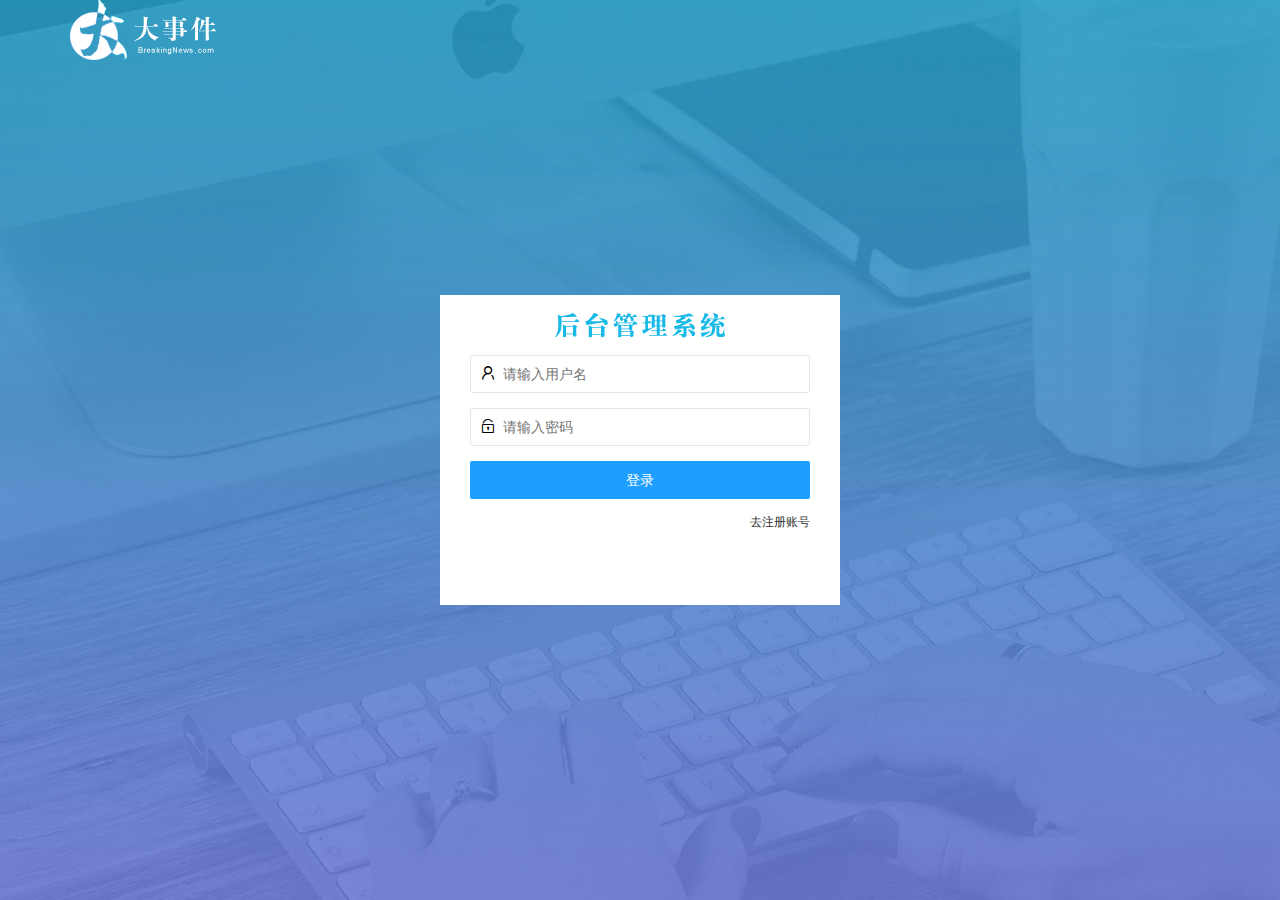
<file: login.html>
<!DOCTYPE html>
<html lang="en">

<head>
    <meta charset="UTF-8">
    <meta name="viewport" content="width=device-width, initial-scale=1.0">
    <title>登录页面</title>
    <link rel="stylesheet" href="/assets/lib/layui/css/layui.css">
    <link rel="stylesheet" href="/assets/css/login.css">
</head>

<body>
    <div class="layui-main">
        <img src="/assets/images/logo.png" alt="">
        <!-- 登录注册模块 -->
    </div>
    <div class="loginAndRegBox">
        <div class="title-box">
            <div class="title-img"></div>
            <!-- 登录的div -->
            <div class="log-box">
                <form class="layui-form" id="form_login">
                    <!-- 用户名 -->
                    <div class="layui-form-item">
                        <i class="layui-icon layui-icon-username"></i>
                        <input type="text" name="username" required lay-verify="required" placeholder="请输入用户名" autocomplete="off" class="layui-input" />
                    </div>
                    <!-- 密码 -->
                    <div class="layui-form-item">
                        <i class="layui-icon layui-icon-password"></i>
                        <input type="password" name="password" required lay-verify="required" placeholder="请输入密码" autocomplete="off" class="layui-input" />
                    </div>
                    <!-- 登录按钮 -->
                    <div class="layui-form-item">
                        <!-- 注意：表单提交按钮和普通按钮的区别，就是 lay-submit 属性 -->
                        <button class="layui-btn layui-btn-fluid layui-btn-normal" lay-submit lay-filter=" formDemo ">登录</button>
                    </div>
                    <div class="layui-form-item links">
                        <a href="javascript:;" id="link_reg">去注册账号</a>
                    </div>
                </form>
            </div>
            <!-- 注册的div -->
            <div class="reg-box">
                <form class="layui-form" action="" id="form_reg">
                    <div class="layui-form-item">
                        <i class="layui-icon layui-icon-username"></i>
                        <input type="text" name="username" required lay-verify="required" placeholder="请输入用户名" autocomplete="off" class="layui-input" />
                    </div>

                    <div class="layui-form-item">
                        <i class="layui-icon layui-icon-password"></i>
                        <input type="password" name="password" required lay-verify="required|pwd" placeholder="请输入密码" autocomplete="off" class="layui-input" />
                    </div>
                    <div class="layui-form-item">
                        <i class="layui-icon layui-icon-password"></i>
                        <input type="password" name="repassword" required lay-verify="required|pwd|repwd" placeholder="请再次输入密码" autocomplete="off" class="layui-input" />
                    </div>

                    <div class="layui-form-item">
                        <!-- 注意：表单提交按钮和普通按钮的区别，就是 lay-submit 属性 -->
                        <button class="layui-btn layui-btn-fluid layui-btn-normal" lay-submit lay-filter="formDemo">注册</button>
                    </div>
                    <div class="layui-form-item links">
                        <a href="javascript:;" id="link_login">去登录账号</a>
                    </div>
                </form>

            </div>
        </div>
    </div>
    <script src="/assets/lib/layui/layui.all.js"></script>
    <script src="/assets/lib/jquery.js"></script>
    <script src="/assets/js/ajaxPrefilter.js"></script>
    <script src="/assets/js/login.js"></script>
</body>

</html>
</file>
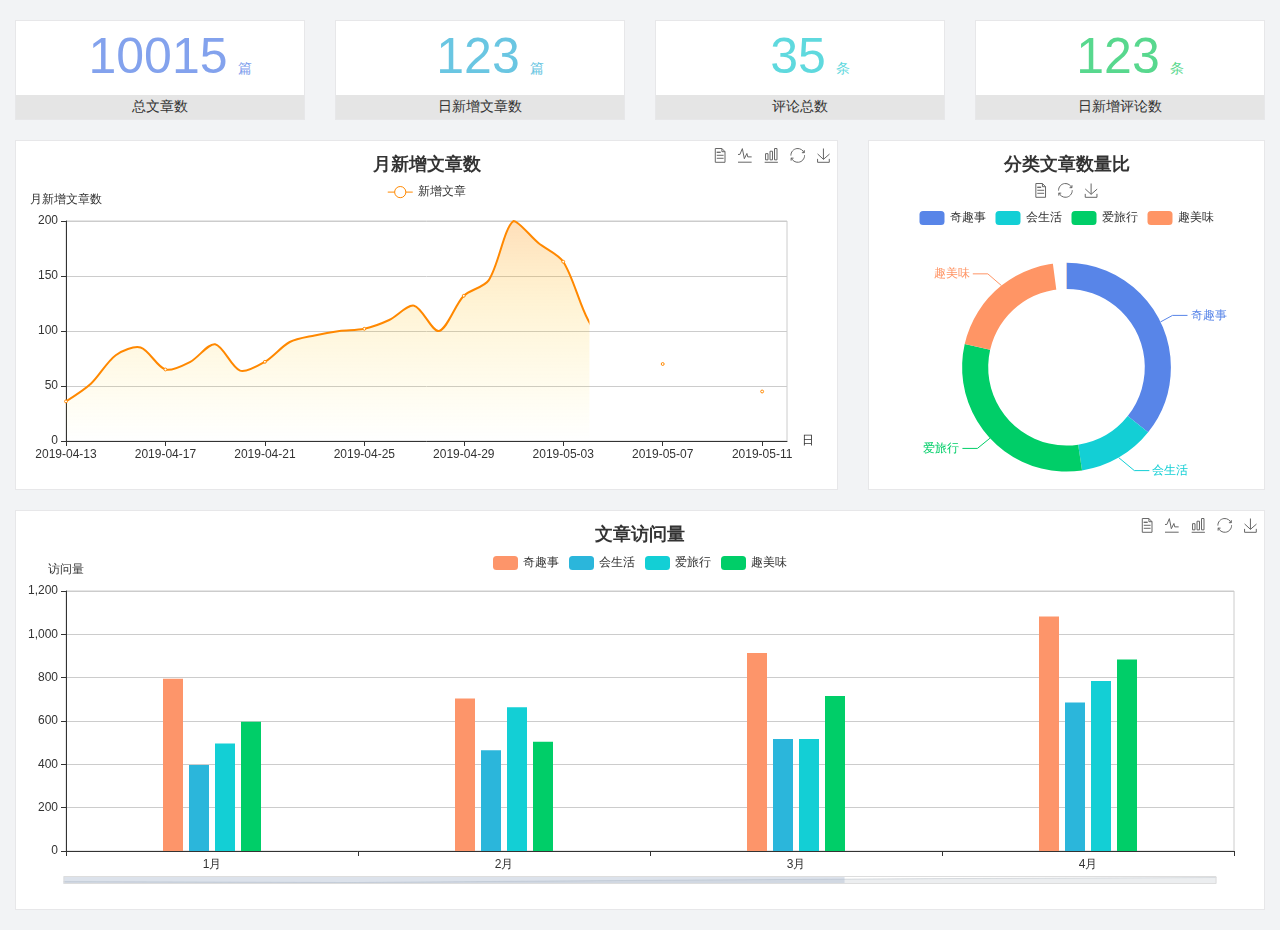
<file: home/dashboard.html>
<!DOCTYPE html>
<html lang="en">

<head>
  <meta charset="UTF-8">
  <meta name="viewport" content="width=device-width, initial-scale=1.0">
  <meta http-equiv="X-UA-Compatible" content="ie=edge">
  <title>图表统计</title>
  <link rel="stylesheet" href="../../assets/lib/bootstrap.css" />
  <link rel="stylesheet" href="../../assets/lib/main.css" />
  <script src="../../assets/lib/jquery.js"></script>
  <script type="text/javascript" src="../../assets/lib/echarts.min.js"></script>
</head>

<body>
  <div class="container-fluid">
    <div class="row spannel_list">
      <div class="col-sm-3 col-xs-6">
        <div class="spannel">
          <em>10015</em><span>篇</span>
          <b>总文章数</b>
        </div>
      </div>
      <div class="col-sm-3 col-xs-6">
        <div class="spannel scolor01">
          <em>123</em><span>篇</span>
          <b>日新增文章数</b>
        </div>
      </div>
      <div class="col-sm-3 col-xs-6">
        <div class="spannel scolor02">
          <em>35</em><span>条</span>
          <b>评论总数</b>
        </div>
      </div>
      <div class="col-sm-3 col-xs-6">
        <div class="spannel scolor03">
          <em>123</em><span>条</span>
          <b>日新增评论数</b>
        </div>
      </div>
    </div>
  </div>

  <div class="container-fluid">
    <div class="row curve-pie">
      <div class="col-lg-8 col-md-8">
        <div class="gragh_pannel" id="curve_show"></div>
      </div>
      <div class="col-lg-4 col-md-4">
        <div class="gragh_pannel" id="pie_show"></div>
      </div>
    </div>
  </div>

  <div class="container-fluid">
    <div class="column_pannel" id="column_show"></div>
  </div>

  <script>
    var oChart = echarts.init(document.getElementById('curve_show'));
    var aList_all = [
      { 'count': 36, 'date': '2019-04-13' },
      { 'count': 52, 'date': '2019-04-14' },
      { 'count': 78, 'date': '2019-04-15' },
      { 'count': 85, 'date': '2019-04-16' },
      { 'count': 65, 'date': '2019-04-17' },
      { 'count': 72, 'date': '2019-04-18' },
      { 'count': 88, 'date': '2019-04-19' },
      { 'count': 64, 'date': '2019-04-20' },
      { 'count': 72, 'date': '2019-04-21' },
      { 'count': 90, 'date': '2019-04-22' },
      { 'count': 96, 'date': '2019-04-23' },
      { 'count': 100, 'date': '2019-04-24' },
      { 'count': 102, 'date': '2019-04-25' },
      { 'count': 110, 'date': '2019-04-26' },
      { 'count': 123, 'date': '2019-04-27' },
      { 'count': 100, 'date': '2019-04-28' },
      { 'count': 132, 'date': '2019-04-29' },
      { 'count': 146, 'date': '2019-04-30' },
      { 'count': 200, 'date': '2019-05-01' },
      { 'count': 180, 'date': '2019-05-02' },
      { 'count': 163, 'date': '2019-05-03' },
      { 'count': 110, 'date': '2019-05-04' },
      { 'count': 80, 'date': '2019-05-05' },
      { 'count': 82, 'date': '2019-05-06' },
      { 'count': 70, 'date': '2019-05-07' },
      { 'count': 65, 'date': '2019-05-08' },
      { 'count': 54, 'date': '2019-05-09' },
      { 'count': 40, 'date': '2019-05-10' },
      { 'count': 45, 'date': '2019-05-11' },
      { 'count': 38, 'date': '2019-05-12' },
    ];

    let aCount = [];
    let aDate = [];

    for (var i = 0; i < aList_all.length; i++) {
      aCount.push(aList_all[i].count);
      aDate.push(aList_all[i].date);
    }

    var chartopt = {
      title: {
        text: '月新增文章数',
        left: 'center',
        top: '10'
      },
      tooltip: {
        trigger: 'axis'
      },
      legend: {
        data: ['新增文章'],
        top: '40'
      },
      toolbox: {
        show: true,
        feature: {
          mark: { show: true },
          dataView: { show: true, readOnly: false },
          magicType: { show: true, type: ['line', 'bar'] },
          restore: { show: true },
          saveAsImage: { show: true }
        }
      },
      calculable: true,
      xAxis: [
        {
          name: '日',
          type: 'category',
          boundaryGap: false,
          data: aDate
        }
      ],
      yAxis: [
        {
          name: '月新增文章数',
          type: 'value'
        }
      ],
      series: [
        {
          name: '新增文章',
          type: 'line',
          smooth: true,
          itemStyle: { normal: { areaStyle: { type: 'default' }, color: '#f80' }, lineStyle: { color: '#f80' } },
          data: aCount
        }],
      areaStyle: {
        normal: {
          color: new echarts.graphic.LinearGradient(0, 0, 0, 1, [{
            offset: 0,
            color: 'rgba(255,136,0,0.39)'
          }, {
            offset: .34,
            color: 'rgba(255,180,0,0.25)'
          }, {
            offset: 1,
            color: 'rgba(255,222,0,0.00)'
          }])

        }
      },
      grid: {
        show: true,
        x: 50,
        x2: 50,
        y: 80,
        height: 220
      }
    };

    oChart.setOption(chartopt);


    var oPie = echarts.init(document.getElementById('pie_show'));
    var oPieopt =
    {
      title: {
        top: 10,
        text: '分类文章数量比',
        x: 'center'
      },
      tooltip: {
        trigger: 'item',
        formatter: "{a} <br/>{b} : {c} ({d}%)"
      },
      color: ['#5885e8', '#13cfd5', '#00ce68', '#ff9565'],
      legend: {
        x: 'center',
        top: 65,
        data: ['奇趣事', '会生活', '爱旅行', '趣美味']
      },
      toolbox: {
        show: true,
        x: 'center',
        top: 35,
        feature: {
          mark: { show: true },
          dataView: { show: true, readOnly: false },
          magicType: {
            show: true,
            type: ['pie', 'funnel'],
            option: {
              funnel: {
                x: '25%',
                width: '50%',
                funnelAlign: 'left',
                max: 1548
              }
            }
          },
          restore: { show: true },
          saveAsImage: { show: true }
        }
      },
      calculable: true,
      series: [
        {
          name: '访问来源',
          type: 'pie',
          radius: ['45%', '60%'],
          center: ['50%', '65%'],
          data: [
            { value: 300, name: '奇趣事' },
            { value: 100, name: '会生活' },
            { value: 260, name: '爱旅行' },
            { value: 180, name: '趣美味' }
          ]
        }
      ]
    };
    oPie.setOption(oPieopt);



    var oColumn = this.echarts.init(document.getElementById('column_show'));
    var oColumnopt =
    {
      title: {
        text: '文章访问量',
        left: 'center',
        top: '10'
      },
      tooltip: {
        trigger: 'axis'
      },
      legend: {
        data: ['奇趣事', '会生活', '爱旅行', '趣美味'],
        top: '40'
      },
      toolbox: {
        show: true,
        feature: {
          mark: { show: true },
          dataView: { show: true, readOnly: false },
          magicType: { show: true, type: ['line', 'bar'] },
          restore: { show: true },
          saveAsImage: { show: true }
        }
      },
      calculable: true,
      xAxis: [
        {
          type: 'category',
          data: ['1月', '2月', '3月', '4月', '5月']
        }
      ],
      yAxis: [
        {
          name: '访问量',
          type: 'value'
        }
      ],
      series: [
        {
          name: '奇趣事',
          type: 'bar',
          barWidth: 20,
          itemStyle: {
            normal: { areaStyle: { type: 'default' }, color: '#fd956a' }
          },
          data: [800, 708, 920, 1090, 1200]
        },
        {
          name: '会生活',
          type: 'bar',
          barWidth: 20,
          itemStyle: {
            normal: { areaStyle: { type: 'default' }, color: '#2bb6db' }
          },
          data: [400, 468, 520, 690, 800]
        },
        {
          name: '爱旅行',
          type: 'bar',
          barWidth: 20,
          itemStyle: {
            normal: { areaStyle: { type: 'default' }, color: '#13cfd5' }
          },
          data: [500, 668, 520, 790, 900]
        },
        {
          name: '趣美味',
          type: 'bar',
          barWidth: 20,
          itemStyle: {
            normal: { areaStyle: { type: 'default' }, color: '#00ce68' }
          },
          data: [600, 508, 720, 890, 1000]
        }
      ],
      grid: {
        show: true,
        x: 50,
        x2: 30,
        y: 80,
        height: 260
      },
      dataZoom: [//给x轴设置滚动条
        {
          start: 0,//默认为0
          end: 100 - 1000 / 31,//默认为100
          type: 'slider',
          show: true,
          xAxisIndex: [0],
          handleSize: 0,//滑动条的 左右2个滑动条的大小
          height: 8,//组件高度
          left: 45, //左边的距离
          right: 50,//右边的距离
          bottom: 26,//右边的距离
          handleColor: '#ddd',//h滑动图标的颜色
          handleStyle: {
            borderColor: "#cacaca",
            borderWidth: "1",
            shadowBlur: 2,
            background: "#ddd",
            shadowColor: "#ddd",
          }
        }]
    };
    oColumn.setOption(oColumnopt);
  </script>
</body>

</html>
</file>
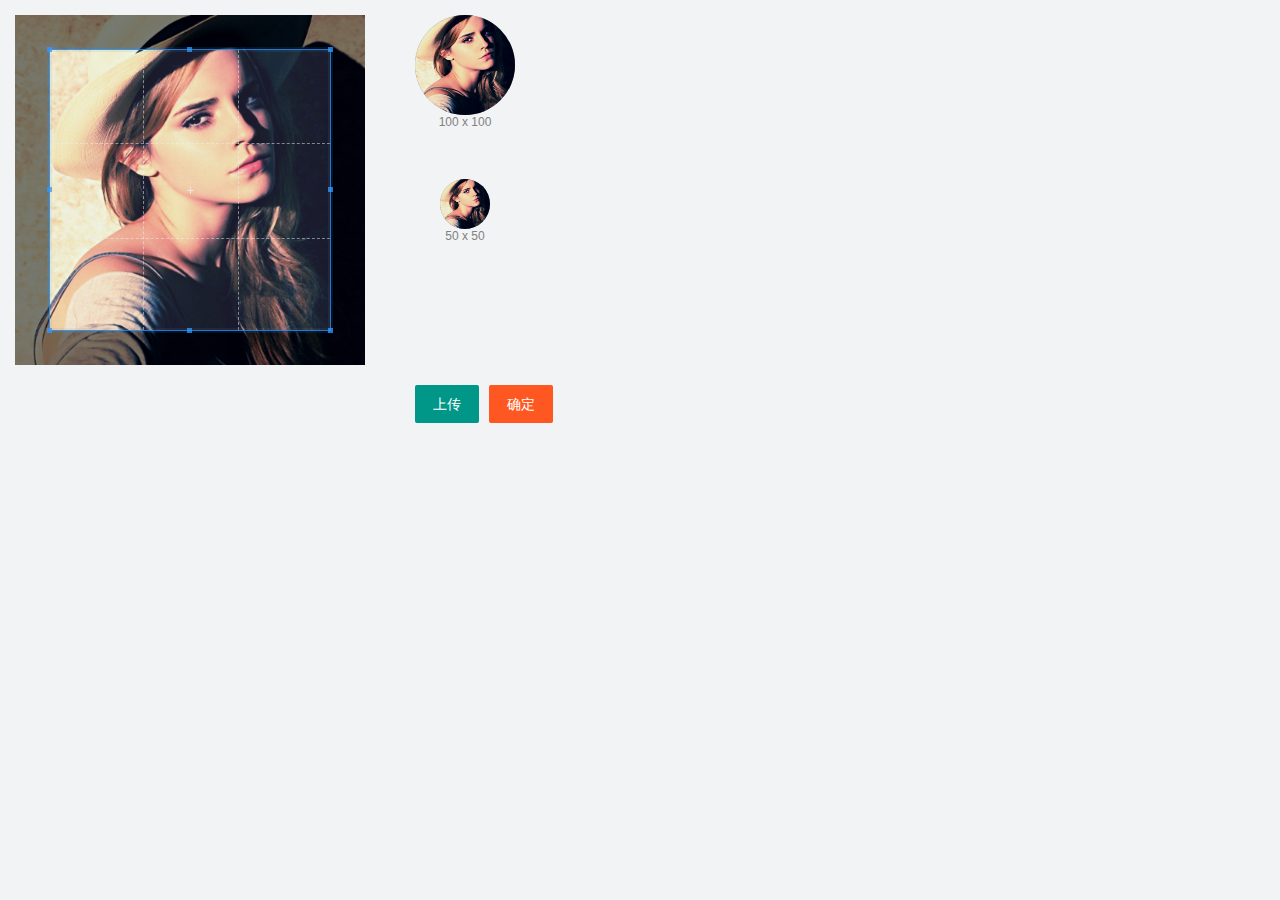
<file: user/user_avatar.html>
<!DOCTYPE html>
<html lang="en">

<head>
    <meta charset="UTF-8" />
    <meta name="viewport" content="width=device-width, initial-scale=1.0" />
    <title>Document</title>
    <link rel="stylesheet" href="/assets/lib/layui/css/layui.css" />
    <link rel="stylesheet" href="/assets/lib/cropper/cropper.css">
    <link rel="stylesheet" href="/assets/css/user_avatar.css" />

</head>

<body>
    <!-- 卡片区域 -->
    <div class="row1">
        <!-- 图片裁剪区域 -->
        <div class="cropper-box">
            <!-- 这个 img 标签很重要，将来会把它初始化为裁剪区域 -->
            <img id="image" src="/assets/images/sample.jpg" />
        </div>
        <!-- 图片的预览区域 -->
        <div class="preview-box">
            <div>
                <!-- 宽高为 100px 的预览区域 -->
                <div class="img-preview w100"></div>
                <p class="size">100 x 100</p>
            </div>
            <div>
                <!-- 宽高为 50px 的预览区域 -->
                <div class="img-preview w50"></div>
                <p class="size">50 x 50</p>
            </div>
        </div>
    </div>

    <!-- 第二行的按钮区域 -->
    <div class="row2">
        <!-- 通过 accept 属性，可以指定，允许用户选择什么类型的文件 -->
        <input type="file" id="file" accept="image/png,image/jpeg" />
        <button type="button" class="layui-btn" id="btnChooseImage">上传</button>
        <button type="button" class="layui-btn layui-btn-danger" id="btnUpload">确定</button>
    </div>
    </div>
    </div>
</body>
<script src="/assets/lib/layui/layui.all.js"></script>
<script src="/assets/lib/jquery.js"></script>
<script src="/assets/lib/cropper/Cropper.js"></script>
<script src="/assets/lib/cropper/jquery-cropper.js"></script>
<script src="/assets/js/ajaxPrefilter.js"></script>
<script src="/assets/js/user_avatar.js"></script>

</html>
</file>
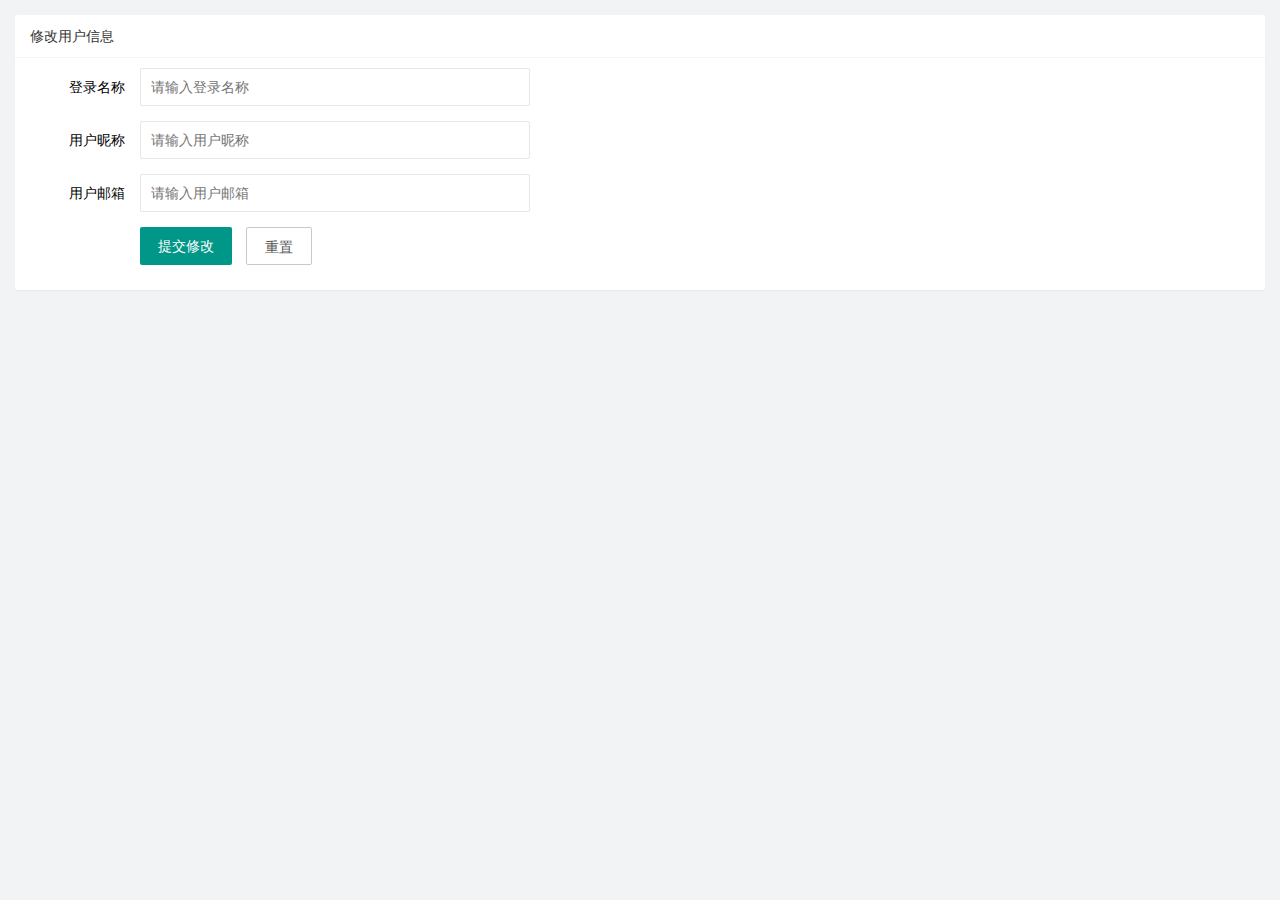
<file: user/user_info.html>
<!DOCTYPE html>
<html lang="en">

<head>
    <meta charset="UTF-8">
    <meta name="viewport" content="width=device-width, initial-scale=1.0">
    <title>Document</title>
    <link rel="stylesheet" href="/assets/lib/layui/css/layui.css">
    <link rel="stylesheet" href="/assets/css/user_info.css">
</head>

<body>
    <div class="layui-card">
        <div class="layui-card-header">修改用户信息</div>
        <div class="layui-card-body">
            <form class="layui-form" lay-filter="formUserInfo">
                <input type="hidden" name="id" value="" />
                <div class="layui-form-item">
                    <label class="layui-form-label">登录名称</label>
                    <div class="layui-input-block">
                        <input type="text" name="username" required lay-verify="required" placeholder="请输入登录名称" autocomplete="off" class="layui-input" readonly />
                    </div>
                </div>
                <div class="layui-form-item">
                    <label class="layui-form-label">用户昵称</label>
                    <div class="layui-input-block">
                        <input type="text" name="nickname" required lay-verify="required|nickname" placeholder="请输入用户昵称" autocomplete="off" class="layui-input" />
                    </div>
                </div>
                <div class="layui-form-item">
                    <label class="layui-form-label">用户邮箱</label>
                    <div class="layui-input-block">
                        <input type="text" name="email" required lay-verify="required|email" placeholder="请输入用户邮箱" autocomplete="off" class="layui-input" />
                    </div>
                </div>
                <div class="layui-form-item">
                    <div class="layui-input-block">
                        <button class="layui-btn" lay-submit lay-filter="formDemo">提交修改</button>
                        <button type="reset" class="layui-btn layui-btn-primary">重置</button>
                    </div>
                </div>
            </form>
        </div>
    </div>
    <script src="/assets/lib/layui/layui.all.js"></script>
    <script src="/assets/lib/jquery.js"></script>
    <script src="/assets/js/ajaxPrefilter.js"></script>
    <script src="/assets/js/user_info.js"></script>
</body>

</html>
</file>
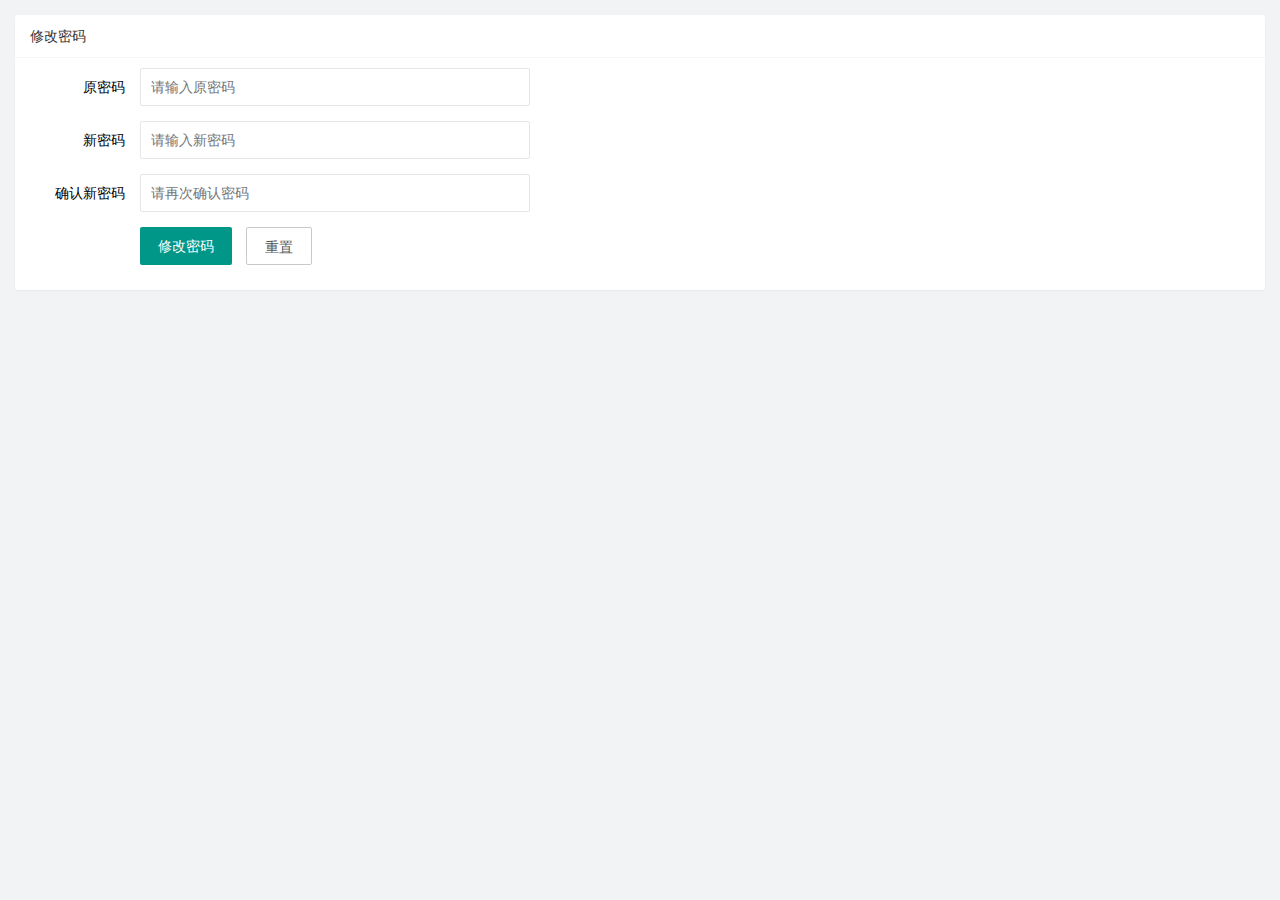
<file: user/user_pwd.html>
<!DOCTYPE html>
<html lang="en">

<head>
    <meta charset="UTF-8" />
    <meta name="viewport" content="width=device-width, initial-scale=1.0" />
    <title>Document</title>
    <link rel="stylesheet" href="/assets/lib/layui/css/layui.css" />
    <link rel="stylesheet" href="/assets/css/user_pwd.css" />
</head>

<body>
    <!-- 卡片区域 -->
    <div class="layui-card">
        <div class="layui-card-header">修改密码</div>
        <div class="layui-card-body">
            <form class="layui-form">
                <div class="layui-form-item">
                    <label class="layui-form-label">原密码</label>
                    <div class="layui-input-block">
                        <input type="password" name="oldPwd" required lay-verify="required|pwd" placeholder="请输入原密码" autocomplete="off" class="layui-input" />
                    </div>
                </div>
                <div class="layui-form-item">
                    <label class="layui-form-label">新密码</label>
                    <div class="layui-input-block">
                        <input type="password" name="newPwd" required lay-verify="required|pwd|samePwd" placeholder="请输入新密码" autocomplete="off" class="layui-input" />
                    </div>
                </div>
                <div class="layui-form-item">
                    <label class="layui-form-label">确认新密码</label>
                    <div class="layui-input-block">
                        <input type="password" name="rePwd" required lay-verify="required|pwd|samePwd" placeholder="请再次确认密码" autocomplete="off" class="layui-input" />
                    </div>
                </div>
                <div class="layui-form-item">
                    <div class="layui-input-block">
                        <button class="layui-btn" lay-submit lay-filter="formDemo">修改密码</button>
                        <button type="reset" class="layui-btn layui-btn-primary">重置</button>
                    </div>
                </div>
            </form>
        </div>
    </div>
    <!-- 导入 layui 的 js -->
    <script src="/assets/lib/layui/layui.all.js"></script>
    <!-- 导入 jQuery -->
    <script src="/assets/lib/jquery.js"></script>
    <!-- 导入 baseAPI -->
    <script src="/assets/js/ajaxPrefilter.js"></script>
    <!-- 导入自己的 js -->
    <script src="/assets/js/user_pwd.js"></script>
</body>

</html>
</file>
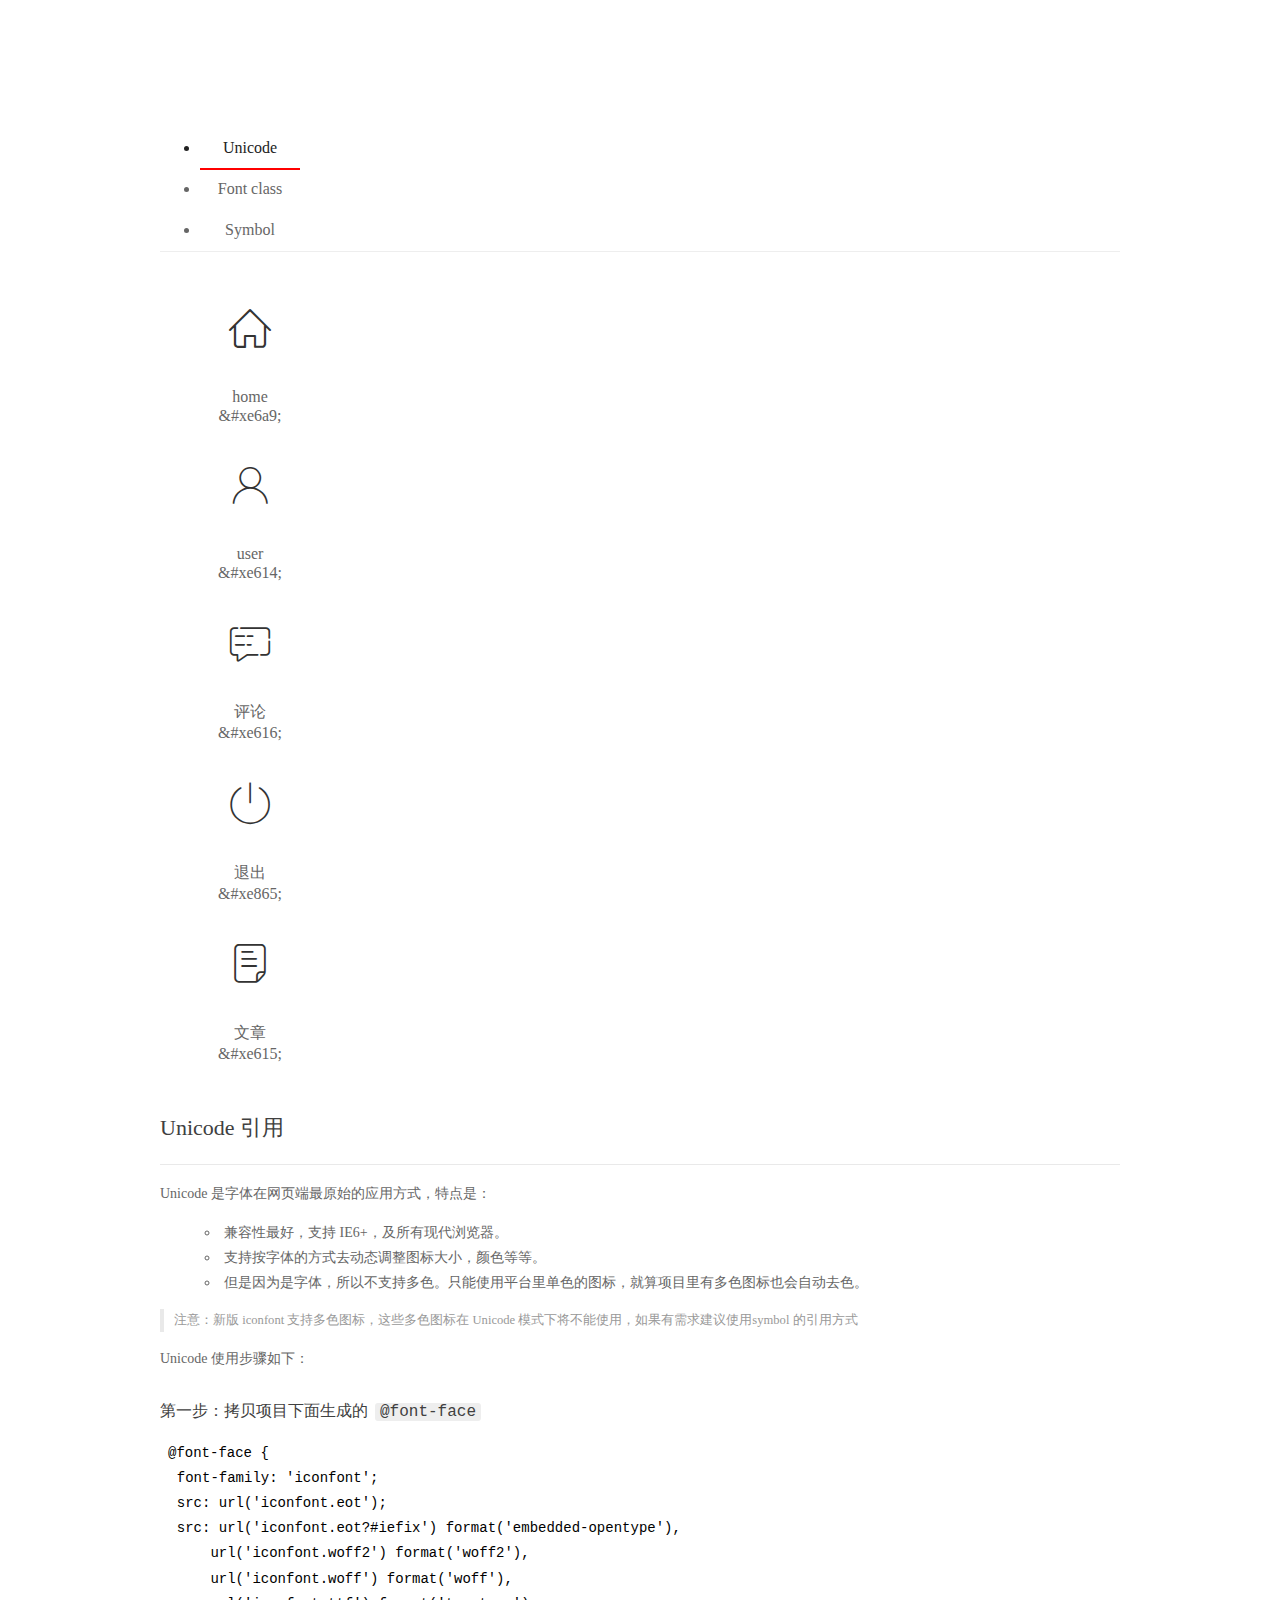
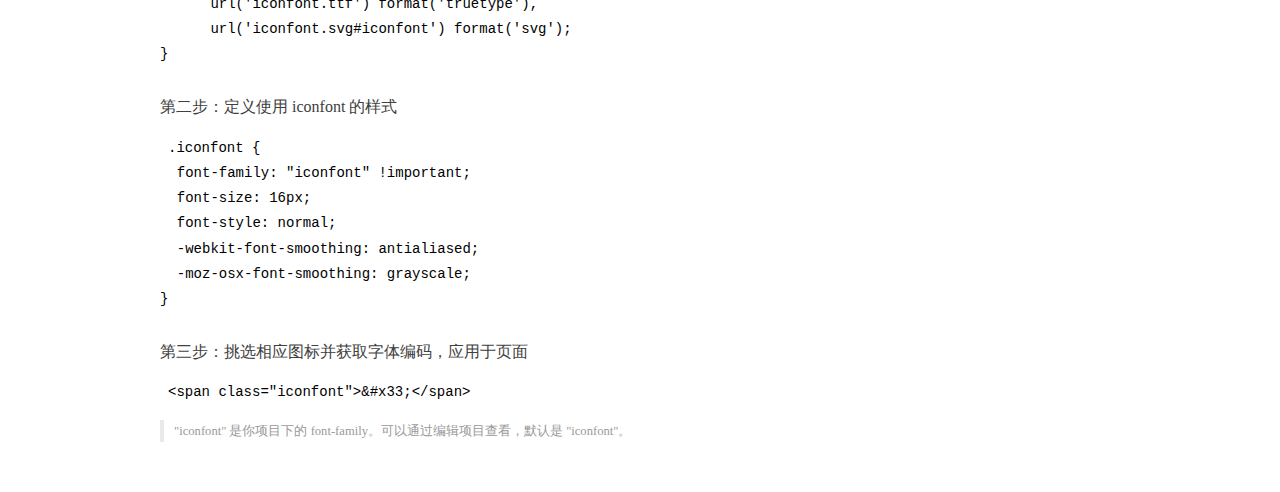
<file: assets/fonts/demo_index.html>
<!DOCTYPE html>
<html>
<head>
  <meta charset="utf-8"/>
  <title>IconFont Demo</title>
  <link rel="shortcut icon" href="https://gtms04.alicdn.com/tps/i4/TB1_oz6GVXXXXaFXpXXJDFnIXXX-64-64.ico" type="image/x-icon"/>
  <link rel="stylesheet" href="https://g.alicdn.com/thx/cube/1.3.2/cube.min.css">
  <link rel="stylesheet" href="demo.css">
  <link rel="stylesheet" href="iconfont.css">
  <script src="iconfont.js"></script>
  <!-- jQuery -->
  <script src="https://a1.alicdn.com/oss/uploads/2018/12/26/7bfddb60-08e8-11e9-9b04-53e73bb6408b.js"></script>
  <!-- 代码高亮 -->
  <script src="https://a1.alicdn.com/oss/uploads/2018/12/26/a3f714d0-08e6-11e9-8a15-ebf944d7534c.js"></script>
</head>
<body>
  <div class="main">
    <h1 class="logo"><a href="https://www.iconfont.cn/" title="iconfont 首页" target="_blank">&#xe86b;</a></h1>
    <div class="nav-tabs">
      <ul id="tabs" class="dib-box">
        <li class="dib active"><span>Unicode</span></li>
        <li class="dib"><span>Font class</span></li>
        <li class="dib"><span>Symbol</span></li>
      </ul>
      
    </div>
    <div class="tab-container">
      <div class="content unicode" style="display: block;">
          <ul class="icon_lists dib-box">
          
            <li class="dib">
              <span class="icon iconfont">&#xe6a9;</span>
                <div class="name">home</div>
                <div class="code-name">&amp;#xe6a9;</div>
              </li>
          
            <li class="dib">
              <span class="icon iconfont">&#xe614;</span>
                <div class="name">user</div>
                <div class="code-name">&amp;#xe614;</div>
              </li>
          
            <li class="dib">
              <span class="icon iconfont">&#xe616;</span>
                <div class="name">评论</div>
                <div class="code-name">&amp;#xe616;</div>
              </li>
          
            <li class="dib">
              <span class="icon iconfont">&#xe865;</span>
                <div class="name">退出</div>
                <div class="code-name">&amp;#xe865;</div>
              </li>
          
            <li class="dib">
              <span class="icon iconfont">&#xe615;</span>
                <div class="name">文章</div>
                <div class="code-name">&amp;#xe615;</div>
              </li>
          
          </ul>
          <div class="article markdown">
          <h2 id="unicode-">Unicode 引用</h2>
          <hr>

          <p>Unicode 是字体在网页端最原始的应用方式，特点是：</p>
          <ul>
            <li>兼容性最好，支持 IE6+，及所有现代浏览器。</li>
            <li>支持按字体的方式去动态调整图标大小，颜色等等。</li>
            <li>但是因为是字体，所以不支持多色。只能使用平台里单色的图标，就算项目里有多色图标也会自动去色。</li>
          </ul>
          <blockquote>
            <p>注意：新版 iconfont 支持多色图标，这些多色图标在 Unicode 模式下将不能使用，如果有需求建议使用symbol 的引用方式</p>
          </blockquote>
          <p>Unicode 使用步骤如下：</p>
          <h3 id="-font-face">第一步：拷贝项目下面生成的 <code>@font-face</code></h3>
<pre><code class="language-css"
>@font-face {
  font-family: 'iconfont';
  src: url('iconfont.eot');
  src: url('iconfont.eot?#iefix') format('embedded-opentype'),
      url('iconfont.woff2') format('woff2'),
      url('iconfont.woff') format('woff'),
      url('iconfont.ttf') format('truetype'),
      url('iconfont.svg#iconfont') format('svg');
}
</code></pre>
          <h3 id="-iconfont-">第二步：定义使用 iconfont 的样式</h3>
<pre><code class="language-css"
>.iconfont {
  font-family: "iconfont" !important;
  font-size: 16px;
  font-style: normal;
  -webkit-font-smoothing: antialiased;
  -moz-osx-font-smoothing: grayscale;
}
</code></pre>
          <h3 id="-">第三步：挑选相应图标并获取字体编码，应用于页面</h3>
<pre>
<code class="language-html"
>&lt;span class="iconfont"&gt;&amp;#x33;&lt;/span&gt;
</code></pre>
          <blockquote>
            <p>"iconfont" 是你项目下的 font-family。可以通过编辑项目查看，默认是 "iconfont"。</p>
          </blockquote>
          </div>
      </div>
      <div class="content font-class">
        <ul class="icon_lists dib-box">
          
          <li class="dib">
            <span class="icon iconfont icon-home"></span>
            <div class="name">
              home
            </div>
            <div class="code-name">.icon-home
            </div>
          </li>
          
          <li class="dib">
            <span class="icon iconfont icon-user"></span>
            <div class="name">
              user
            </div>
            <div class="code-name">.icon-user
            </div>
          </li>
          
          <li class="dib">
            <span class="icon iconfont icon-pinglun"></span>
            <div class="name">
              评论
            </div>
            <div class="code-name">.icon-pinglun
            </div>
          </li>
          
          <li class="dib">
            <span class="icon iconfont icon-tuichu"></span>
            <div class="name">
              退出
            </div>
            <div class="code-name">.icon-tuichu
            </div>
          </li>
          
          <li class="dib">
            <span class="icon iconfont icon-16"></span>
            <div class="name">
              文章
            </div>
            <div class="code-name">.icon-16
            </div>
          </li>
          
        </ul>
        <div class="article markdown">
        <h2 id="font-class-">font-class 引用</h2>
        <hr>

        <p>font-class 是 Unicode 使用方式的一种变种，主要是解决 Unicode 书写不直观，语意不明确的问题。</p>
        <p>与 Unicode 使用方式相比，具有如下特点：</p>
        <ul>
          <li>兼容性良好，支持 IE8+，及所有现代浏览器。</li>
          <li>相比于 Unicode 语意明确，书写更直观。可以很容易分辨这个 icon 是什么。</li>
          <li>因为使用 class 来定义图标，所以当要替换图标时，只需要修改 class 里面的 Unicode 引用。</li>
          <li>不过因为本质上还是使用的字体，所以多色图标还是不支持的。</li>
        </ul>
        <p>使用步骤如下：</p>
        <h3 id="-fontclass-">第一步：引入项目下面生成的 fontclass 代码：</h3>
<pre><code class="language-html">&lt;link rel="stylesheet" href="./iconfont.css"&gt;
</code></pre>
        <h3 id="-">第二步：挑选相应图标并获取类名，应用于页面：</h3>
<pre><code class="language-html">&lt;span class="iconfont icon-xxx"&gt;&lt;/span&gt;
</code></pre>
        <blockquote>
          <p>"
            iconfont" 是你项目下的 font-family。可以通过编辑项目查看，默认是 "iconfont"。</p>
        </blockquote>
      </div>
      </div>
      <div class="content symbol">
          <ul class="icon_lists dib-box">
          
            <li class="dib">
                <svg class="icon svg-icon" aria-hidden="true">
                  <use xlink:href="#icon-home"></use>
                </svg>
                <div class="name">home</div>
                <div class="code-name">#icon-home</div>
            </li>
          
            <li class="dib">
                <svg class="icon svg-icon" aria-hidden="true">
                  <use xlink:href="#icon-user"></use>
                </svg>
                <div class="name">user</div>
                <div class="code-name">#icon-user</div>
            </li>
          
            <li class="dib">
                <svg class="icon svg-icon" aria-hidden="true">
                  <use xlink:href="#icon-pinglun"></use>
                </svg>
                <div class="name">评论</div>
                <div class="code-name">#icon-pinglun</div>
            </li>
          
            <li class="dib">
                <svg class="icon svg-icon" aria-hidden="true">
                  <use xlink:href="#icon-tuichu"></use>
                </svg>
                <div class="name">退出</div>
                <div class="code-name">#icon-tuichu</div>
            </li>
          
            <li class="dib">
                <svg class="icon svg-icon" aria-hidden="true">
                  <use xlink:href="#icon-16"></use>
                </svg>
                <div class="name">文章</div>
                <div class="code-name">#icon-16</div>
            </li>
          
          </ul>
          <div class="article markdown">
          <h2 id="symbol-">Symbol 引用</h2>
          <hr>

          <p>这是一种全新的使用方式，应该说这才是未来的主流，也是平台目前推荐的用法。相关介绍可以参考这篇<a href="">文章</a>
            这种用法其实是做了一个 SVG 的集合，与另外两种相比具有如下特点：</p>
          <ul>
            <li>支持多色图标了，不再受单色限制。</li>
            <li>通过一些技巧，支持像字体那样，通过 <code>font-size</code>, <code>color</code> 来调整样式。</li>
            <li>兼容性较差，支持 IE9+，及现代浏览器。</li>
            <li>浏览器渲染 SVG 的性能一般，还不如 png。</li>
          </ul>
          <p>使用步骤如下：</p>
          <h3 id="-symbol-">第一步：引入项目下面生成的 symbol 代码：</h3>
<pre><code class="language-html">&lt;script src="./iconfont.js"&gt;&lt;/script&gt;
</code></pre>
          <h3 id="-css-">第二步：加入通用 CSS 代码（引入一次就行）：</h3>
<pre><code class="language-html">&lt;style&gt;
.icon {
  width: 1em;
  height: 1em;
  vertical-align: -0.15em;
  fill: currentColor;
  overflow: hidden;
}
&lt;/style&gt;
</code></pre>
          <h3 id="-">第三步：挑选相应图标并获取类名，应用于页面：</h3>
<pre><code class="language-html">&lt;svg class="icon" aria-hidden="true"&gt;
  &lt;use xlink:href="#icon-xxx"&gt;&lt;/use&gt;
&lt;/svg&gt;
</code></pre>
          </div>
      </div>

    </div>
  </div>
  <script>
  $(document).ready(function () {
      $('.tab-container .content:first').show()

      $('#tabs li').click(function (e) {
        var tabContent = $('.tab-container .content')
        var index = $(this).index()

        if ($(this).hasClass('active')) {
          return
        } else {
          $('#tabs li').removeClass('active')
          $(this).addClass('active')

          tabContent.hide().eq(index).fadeIn()
        }
      })
    })
  </script>
</body>
</html>
</file>
<file: assets/lib/layui/css/layui.css>
/** layui-v2.5.5 MIT License By https://www.layui.com */
 .layui-inline,img{display:inline-block;vertical-align:middle}h1,h2,h3,h4,h5,h6{font-weight:400}.layui-edge,.layui-header,.layui-inline,.layui-main{position:relative}.layui-body,.layui-edge,.layui-elip{overflow:hidden}.layui-btn,.layui-edge,.layui-inline,img{vertical-align:middle}.layui-btn,.layui-disabled,.layui-icon,.layui-unselect{-moz-user-select:none;-webkit-user-select:none;-ms-user-select:none}.layui-elip,.layui-form-checkbox span,.layui-form-pane .layui-form-label{text-overflow:ellipsis;white-space:nowrap}.layui-breadcrumb,.layui-tree-btnGroup{visibility:hidden}blockquote,body,button,dd,div,dl,dt,form,h1,h2,h3,h4,h5,h6,input,li,ol,p,pre,td,textarea,th,ul{margin:0;padding:0;-webkit-tap-highlight-color:rgba(0,0,0,0)}a:active,a:hover{outline:0}img{border:none}li{list-style:none}table{border-collapse:collapse;border-spacing:0}h4,h5,h6{font-size:100%}button,input,optgroup,option,select,textarea{font-family:inherit;font-size:inherit;font-style:inherit;font-weight:inherit;outline:0}pre{white-space:pre-wrap;white-space:-moz-pre-wrap;white-space:-pre-wrap;white-space:-o-pre-wrap;word-wrap:break-word}body{line-height:24px;font:14px Helvetica Neue,Helvetica,PingFang SC,Tahoma,Arial,sans-serif}hr{height:1px;margin:10px 0;border:0;clear:both}a{color:#333;text-decoration:none}a:hover{color:#777}a cite{font-style:normal;*cursor:pointer}.layui-border-box,.layui-border-box *{box-sizing:border-box}.layui-box,.layui-box *{box-sizing:content-box}.layui-clear{clear:both;*zoom:1}.layui-clear:after{content:'\20';clear:both;*zoom:1;display:block;height:0}.layui-inline{*display:inline;*zoom:1}.layui-edge{display:inline-block;width:0;height:0;border-width:6px;border-style:dashed;border-color:transparent}.layui-edge-top{top:-4px;border-bottom-color:#999;border-bottom-style:solid}.layui-edge-right{border-left-color:#999;border-left-style:solid}.layui-edge-bottom{top:2px;border-top-color:#999;border-top-style:solid}.layui-edge-left{border-right-color:#999;border-right-style:solid}.layui-disabled,.layui-disabled:hover{color:#d2d2d2!important;cursor:not-allowed!important}.layui-circle{border-radius:100%}.layui-show{display:block!important}.layui-hide{display:none!important}@font-face{font-family:layui-icon;src:url(../font/iconfont.eot?v=250);src:url(../font/iconfont.eot?v=250#iefix) format('embedded-opentype'),url(../font/iconfont.woff2?v=250) format('woff2'),url(../font/iconfont.woff?v=250) format('woff'),url(../font/iconfont.ttf?v=250) format('truetype'),url(../font/iconfont.svg?v=250#layui-icon) format('svg')}.layui-icon{font-family:layui-icon!important;font-size:16px;font-style:normal;-webkit-font-smoothing:antialiased;-moz-osx-font-smoothing:grayscale}.layui-icon-reply-fill:before{content:"\e611"}.layui-icon-set-fill:before{content:"\e614"}.layui-icon-menu-fill:before{content:"\e60f"}.layui-icon-search:before{content:"\e615"}.layui-icon-share:before{content:"\e641"}.layui-icon-set-sm:before{content:"\e620"}.layui-icon-engine:before{content:"\e628"}.layui-icon-close:before{content:"\1006"}.layui-icon-close-fill:before{content:"\1007"}.layui-icon-chart-screen:before{content:"\e629"}.layui-icon-star:before{content:"\e600"}.layui-icon-circle-dot:before{content:"\e617"}.layui-icon-chat:before{content:"\e606"}.layui-icon-release:before{content:"\e609"}.layui-icon-list:before{content:"\e60a"}.layui-icon-chart:before{content:"\e62c"}.layui-icon-ok-circle:before{content:"\1005"}.layui-icon-layim-theme:before{content:"\e61b"}.layui-icon-table:before{content:"\e62d"}.layui-icon-right:before{content:"\e602"}.layui-icon-left:before{content:"\e603"}.layui-icon-cart-simple:before{content:"\e698"}.layui-icon-face-cry:before{content:"\e69c"}.layui-icon-face-smile:before{content:"\e6af"}.layui-icon-survey:before{content:"\e6b2"}.layui-icon-tree:before{content:"\e62e"}.layui-icon-upload-circle:before{content:"\e62f"}.layui-icon-add-circle:before{content:"\e61f"}.layui-icon-download-circle:before{content:"\e601"}.layui-icon-templeate-1:before{content:"\e630"}.layui-icon-util:before{content:"\e631"}.layui-icon-face-surprised:before{content:"\e664"}.layui-icon-edit:before{content:"\e642"}.layui-icon-speaker:before{content:"\e645"}.layui-icon-down:before{content:"\e61a"}.layui-icon-file:before{content:"\e621"}.layui-icon-layouts:before{content:"\e632"}.layui-icon-rate-half:before{content:"\e6c9"}.layui-icon-add-circle-fine:before{content:"\e608"}.layui-icon-prev-circle:before{content:"\e633"}.layui-icon-read:before{content:"\e705"}.layui-icon-404:before{content:"\e61c"}.layui-icon-carousel:before{content:"\e634"}.layui-icon-help:before{content:"\e607"}.layui-icon-code-circle:before{content:"\e635"}.layui-icon-water:before{content:"\e636"}.layui-icon-username:before{content:"\e66f"}.layui-icon-find-fill:before{content:"\e670"}.layui-icon-about:before{content:"\e60b"}.layui-icon-location:before{content:"\e715"}.layui-icon-up:before{content:"\e619"}.layui-icon-pause:before{content:"\e651"}.layui-icon-date:before{content:"\e637"}.layui-icon-layim-uploadfile:before{content:"\e61d"}.layui-icon-delete:before{content:"\e640"}.layui-icon-play:before{content:"\e652"}.layui-icon-top:before{content:"\e604"}.layui-icon-friends:before{content:"\e612"}.layui-icon-refresh-3:before{content:"\e9aa"}.layui-icon-ok:before{content:"\e605"}.layui-icon-layer:before{content:"\e638"}.layui-icon-face-smile-fine:before{content:"\e60c"}.layui-icon-dollar:before{content:"\e659"}.layui-icon-group:before{content:"\e613"}.layui-icon-layim-download:before{content:"\e61e"}.layui-icon-picture-fine:before{content:"\e60d"}.layui-icon-link:before{content:"\e64c"}.layui-icon-diamond:before{content:"\e735"}.layui-icon-log:before{content:"\e60e"}.layui-icon-rate-solid:before{content:"\e67a"}.layui-icon-fonts-del:before{content:"\e64f"}.layui-icon-unlink:before{content:"\e64d"}.layui-icon-fonts-clear:before{content:"\e639"}.layui-icon-triangle-r:before{content:"\e623"}.layui-icon-circle:before{content:"\e63f"}.layui-icon-radio:before{content:"\e643"}.layui-icon-align-center:before{content:"\e647"}.layui-icon-align-right:before{content:"\e648"}.layui-icon-align-left:before{content:"\e649"}.layui-icon-loading-1:before{content:"\e63e"}.layui-icon-return:before{content:"\e65c"}.layui-icon-fonts-strong:before{content:"\e62b"}.layui-icon-upload:before{content:"\e67c"}.layui-icon-dialogue:before{content:"\e63a"}.layui-icon-video:before{content:"\e6ed"}.layui-icon-headset:before{content:"\e6fc"}.layui-icon-cellphone-fine:before{content:"\e63b"}.layui-icon-add-1:before{content:"\e654"}.layui-icon-face-smile-b:before{content:"\e650"}.layui-icon-fonts-html:before{content:"\e64b"}.layui-icon-form:before{content:"\e63c"}.layui-icon-cart:before{content:"\e657"}.layui-icon-camera-fill:before{content:"\e65d"}.layui-icon-tabs:before{content:"\e62a"}.layui-icon-fonts-code:before{content:"\e64e"}.layui-icon-fire:before{content:"\e756"}.layui-icon-set:before{content:"\e716"}.layui-icon-fonts-u:before{content:"\e646"}.layui-icon-triangle-d:before{content:"\e625"}.layui-icon-tips:before{content:"\e702"}.layui-icon-picture:before{content:"\e64a"}.layui-icon-more-vertical:before{content:"\e671"}.layui-icon-flag:before{content:"\e66c"}.layui-icon-loading:before{content:"\e63d"}.layui-icon-fonts-i:before{content:"\e644"}.layui-icon-refresh-1:before{content:"\e666"}.layui-icon-rmb:before{content:"\e65e"}.layui-icon-home:before{content:"\e68e"}.layui-icon-user:before{content:"\e770"}.layui-icon-notice:before{content:"\e667"}.layui-icon-login-weibo:before{content:"\e675"}.layui-icon-voice:before{content:"\e688"}.layui-icon-upload-drag:before{content:"\e681"}.layui-icon-login-qq:before{content:"\e676"}.layui-icon-snowflake:before{content:"\e6b1"}.layui-icon-file-b:before{content:"\e655"}.layui-icon-template:before{content:"\e663"}.layui-icon-auz:before{content:"\e672"}.layui-icon-console:before{content:"\e665"}.layui-icon-app:before{content:"\e653"}.layui-icon-prev:before{content:"\e65a"}.layui-icon-website:before{content:"\e7ae"}.layui-icon-next:before{content:"\e65b"}.layui-icon-component:before{content:"\e857"}.layui-icon-more:before{content:"\e65f"}.layui-icon-login-wechat:before{content:"\e677"}.layui-icon-shrink-right:before{content:"\e668"}.layui-icon-spread-left:before{content:"\e66b"}.layui-icon-camera:before{content:"\e660"}.layui-icon-note:before{content:"\e66e"}.layui-icon-refresh:before{content:"\e669"}.layui-icon-female:before{content:"\e661"}.layui-icon-male:before{content:"\e662"}.layui-icon-password:before{content:"\e673"}.layui-icon-senior:before{content:"\e674"}.layui-icon-theme:before{content:"\e66a"}.layui-icon-tread:before{content:"\e6c5"}.layui-icon-praise:before{content:"\e6c6"}.layui-icon-star-fill:before{content:"\e658"}.layui-icon-rate:before{content:"\e67b"}.layui-icon-template-1:before{content:"\e656"}.layui-icon-vercode:before{content:"\e679"}.layui-icon-cellphone:before{content:"\e678"}.layui-icon-screen-full:before{content:"\e622"}.layui-icon-screen-restore:before{content:"\e758"}.layui-icon-cols:before{content:"\e610"}.layui-icon-export:before{content:"\e67d"}.layui-icon-print:before{content:"\e66d"}.layui-icon-slider:before{content:"\e714"}.layui-icon-addition:before{content:"\e624"}.layui-icon-subtraction:before{content:"\e67e"}.layui-icon-service:before{content:"\e626"}.layui-icon-transfer:before{content:"\e691"}.layui-main{width:1140px;margin:0 auto}.layui-header{z-index:1000;height:60px}.layui-header a:hover{transition:all .5s;-webkit-transition:all .5s}.layui-side{position:fixed;left:0;top:0;bottom:0;z-index:999;width:200px;overflow-x:hidden}.layui-side-scroll{position:relative;width:220px;height:100%;overflow-x:hidden}.layui-body{position:absolute;left:200px;right:0;top:0;bottom:0;z-index:998;width:auto;overflow-y:auto;box-sizing:border-box}.layui-layout-body{overflow:hidden}.layui-layout-admin .layui-header{background-color:#23262E}.layui-layout-admin .layui-side{top:60px;width:200px;overflow-x:hidden}.layui-layout-admin .layui-body{position:fixed;top:60px;bottom:44px}.layui-layout-admin .layui-main{width:auto;margin:0 15px}.layui-layout-admin .layui-footer{position:fixed;left:200px;right:0;bottom:0;height:44px;line-height:44px;padding:0 15px;background-color:#eee}.layui-layout-admin .layui-logo{position:absolute;left:0;top:0;width:200px;height:100%;line-height:60px;text-align:center;color:#009688;font-size:16px}.layui-layout-admin .layui-header .layui-nav{background:0 0}.layui-layout-left{position:absolute!important;left:200px;top:0}.layui-layout-right{position:absolute!important;right:0;top:0}.layui-container{position:relative;margin:0 auto;padding:0 15px;box-sizing:border-box}.layui-fluid{position:relative;margin:0 auto;padding:0 15px}.layui-row:after,.layui-row:before{content:'';display:block;clear:both}.layui-col-lg1,.layui-col-lg10,.layui-col-lg11,.layui-col-lg12,.layui-col-lg2,.layui-col-lg3,.layui-col-lg4,.layui-col-lg5,.layui-col-lg6,.layui-col-lg7,.layui-col-lg8,.layui-col-lg9,.layui-col-md1,.layui-col-md10,.layui-col-md11,.layui-col-md12,.layui-col-md2,.layui-col-md3,.layui-col-md4,.layui-col-md5,.layui-col-md6,.layui-col-md7,.layui-col-md8,.layui-col-md9,.layui-col-sm1,.layui-col-sm10,.layui-col-sm11,.layui-col-sm12,.layui-col-sm2,.layui-col-sm3,.layui-col-sm4,.layui-col-sm5,.layui-col-sm6,.layui-col-sm7,.layui-col-sm8,.layui-col-sm9,.layui-col-xs1,.layui-col-xs10,.layui-col-xs11,.layui-col-xs12,.layui-col-xs2,.layui-col-xs3,.layui-col-xs4,.layui-col-xs5,.layui-col-xs6,.layui-col-xs7,.layui-col-xs8,.layui-col-xs9{position:relative;display:block;box-sizing:border-box}.layui-col-xs1,.layui-col-xs10,.layui-col-xs11,.layui-col-xs12,.layui-col-xs2,.layui-col-xs3,.layui-col-xs4,.layui-col-xs5,.layui-col-xs6,.layui-col-xs7,.layui-col-xs8,.layui-col-xs9{float:left}.layui-col-xs1{width:8.33333333%}.layui-col-xs2{width:16.66666667%}.layui-col-xs3{width:25%}.layui-col-xs4{width:33.33333333%}.layui-col-xs5{width:41.66666667%}.layui-col-xs6{width:50%}.layui-col-xs7{width:58.33333333%}.layui-col-xs8{width:66.66666667%}.layui-col-xs9{width:75%}.layui-col-xs10{width:83.33333333%}.layui-col-xs11{width:91.66666667%}.layui-col-xs12{width:100%}.layui-col-xs-offset1{margin-left:8.33333333%}.layui-col-xs-offset2{margin-left:16.66666667%}.layui-col-xs-offset3{margin-left:25%}.layui-col-xs-offset4{margin-left:33.33333333%}.layui-col-xs-offset5{margin-left:41.66666667%}.layui-col-xs-offset6{margin-left:50%}.layui-col-xs-offset7{margin-left:58.33333333%}.layui-col-xs-offset8{margin-left:66.66666667%}.layui-col-xs-offset9{margin-left:75%}.layui-col-xs-offset10{margin-left:83.33333333%}.layui-col-xs-offset11{margin-left:91.66666667%}.layui-col-xs-offset12{margin-left:100%}@media screen and (max-width:768px){.layui-hide-xs{display:none!important}.layui-show-xs-block{display:block!important}.layui-show-xs-inline{display:inline!important}.layui-show-xs-inline-block{display:inline-block!important}}@media screen and (min-width:768px){.layui-container{width:750px}.layui-hide-sm{display:none!important}.layui-show-sm-block{display:block!important}.layui-show-sm-inline{display:inline!important}.layui-show-sm-inline-block{display:inline-block!important}.layui-col-sm1,.layui-col-sm10,.layui-col-sm11,.layui-col-sm12,.layui-col-sm2,.layui-col-sm3,.layui-col-sm4,.layui-col-sm5,.layui-col-sm6,.layui-col-sm7,.layui-col-sm8,.layui-col-sm9{float:left}.layui-col-sm1{width:8.33333333%}.layui-col-sm2{width:16.66666667%}.layui-col-sm3{width:25%}.layui-col-sm4{width:33.33333333%}.layui-col-sm5{width:41.66666667%}.layui-col-sm6{width:50%}.layui-col-sm7{width:58.33333333%}.layui-col-sm8{width:66.66666667%}.layui-col-sm9{width:75%}.layui-col-sm10{width:83.33333333%}.layui-col-sm11{width:91.66666667%}.layui-col-sm12{width:100%}.layui-col-sm-offset1{margin-left:8.33333333%}.layui-col-sm-offset2{margin-left:16.66666667%}.layui-col-sm-offset3{margin-left:25%}.layui-col-sm-offset4{margin-left:33.33333333%}.layui-col-sm-offset5{margin-left:41.66666667%}.layui-col-sm-offset6{margin-left:50%}.layui-col-sm-offset7{margin-left:58.33333333%}.layui-col-sm-offset8{margin-left:66.66666667%}.layui-col-sm-offset9{margin-left:75%}.layui-col-sm-offset10{margin-left:83.33333333%}.layui-col-sm-offset11{margin-left:91.66666667%}.layui-col-sm-offset12{margin-left:100%}}@media screen and (min-width:992px){.layui-container{width:970px}.layui-hide-md{display:none!important}.layui-show-md-block{display:block!important}.layui-show-md-inline{display:inline!important}.layui-show-md-inline-block{display:inline-block!important}.layui-col-md1,.layui-col-md10,.layui-col-md11,.layui-col-md12,.layui-col-md2,.layui-col-md3,.layui-col-md4,.layui-col-md5,.layui-col-md6,.layui-col-md7,.layui-col-md8,.layui-col-md9{float:left}.layui-col-md1{width:8.33333333%}.layui-col-md2{width:16.66666667%}.layui-col-md3{width:25%}.layui-col-md4{width:33.33333333%}.layui-col-md5{width:41.66666667%}.layui-col-md6{width:50%}.layui-col-md7{width:58.33333333%}.layui-col-md8{width:66.66666667%}.layui-col-md9{width:75%}.layui-col-md10{width:83.33333333%}.layui-col-md11{width:91.66666667%}.layui-col-md12{width:100%}.layui-col-md-offset1{margin-left:8.33333333%}.layui-col-md-offset2{margin-left:16.66666667%}.layui-col-md-offset3{margin-left:25%}.layui-col-md-offset4{margin-left:33.33333333%}.layui-col-md-offset5{margin-left:41.66666667%}.layui-col-md-offset6{margin-left:50%}.layui-col-md-offset7{margin-left:58.33333333%}.layui-col-md-offset8{margin-left:66.66666667%}.layui-col-md-offset9{margin-left:75%}.layui-col-md-offset10{margin-left:83.33333333%}.layui-col-md-offset11{margin-left:91.66666667%}.layui-col-md-offset12{margin-left:100%}}@media screen and (min-width:1200px){.layui-container{width:1170px}.layui-hide-lg{display:none!important}.layui-show-lg-block{display:block!important}.layui-show-lg-inline{display:inline!important}.layui-show-lg-inline-block{display:inline-block!important}.layui-col-lg1,.layui-col-lg10,.layui-col-lg11,.layui-col-lg12,.layui-col-lg2,.layui-col-lg3,.layui-col-lg4,.layui-col-lg5,.layui-col-lg6,.layui-col-lg7,.layui-col-lg8,.layui-col-lg9{float:left}.layui-col-lg1{width:8.33333333%}.layui-col-lg2{width:16.66666667%}.layui-col-lg3{width:25%}.layui-col-lg4{width:33.33333333%}.layui-col-lg5{width:41.66666667%}.layui-col-lg6{width:50%}.layui-col-lg7{width:58.33333333%}.layui-col-lg8{width:66.66666667%}.layui-col-lg9{width:75%}.layui-col-lg10{width:83.33333333%}.layui-col-lg11{width:91.66666667%}.layui-col-lg12{width:100%}.layui-col-lg-offset1{margin-left:8.33333333%}.layui-col-lg-offset2{margin-left:16.66666667%}.layui-col-lg-offset3{margin-left:25%}.layui-col-lg-offset4{margin-left:33.33333333%}.layui-col-lg-offset5{margin-left:41.66666667%}.layui-col-lg-offset6{margin-left:50%}.layui-col-lg-offset7{margin-left:58.33333333%}.layui-col-lg-offset8{margin-left:66.66666667%}.layui-col-lg-offset9{margin-left:75%}.layui-col-lg-offset10{margin-left:83.33333333%}.layui-col-lg-offset11{margin-left:91.66666667%}.layui-col-lg-offset12{margin-left:100%}}.layui-col-space1{margin:-.5px}.layui-col-space1>*{padding:.5px}.layui-col-space3{margin:-1.5px}.layui-col-space3>*{padding:1.5px}.layui-col-space5{margin:-2.5px}.layui-col-space5>*{padding:2.5px}.layui-col-space8{margin:-3.5px}.layui-col-space8>*{padding:3.5px}.layui-col-space10{margin:-5px}.layui-col-space10>*{padding:5px}.layui-col-space12{margin:-6px}.layui-col-space12>*{padding:6px}.layui-col-space15{margin:-7.5px}.layui-col-space15>*{padding:7.5px}.layui-col-space18{margin:-9px}.layui-col-space18>*{padding:9px}.layui-col-space20{margin:-10px}.layui-col-space20>*{padding:10px}.layui-col-space22{margin:-11px}.layui-col-space22>*{padding:11px}.layui-col-space25{margin:-12.5px}.layui-col-space25>*{padding:12.5px}.layui-col-space30{margin:-15px}.layui-col-space30>*{padding:15px}.layui-btn,.layui-input,.layui-select,.layui-textarea,.layui-upload-button{outline:0;-webkit-appearance:none;transition:all .3s;-webkit-transition:all .3s;box-sizing:border-box}.layui-elem-quote{margin-bottom:10px;padding:15px;line-height:22px;border-left:5px solid #009688;border-radius:0 2px 2px 0;background-color:#f2f2f2}.layui-quote-nm{border-style:solid;border-width:1px 1px 1px 5px;background:0 0}.layui-elem-field{margin-bottom:10px;padding:0;border-width:1px;border-style:solid}.layui-elem-field legend{margin-left:20px;padding:0 10px;font-size:20px;font-weight:300}.layui-field-title{margin:10px 0 20px;border-width:1px 0 0}.layui-field-box{padding:10px 15px}.layui-field-title .layui-field-box{padding:10px 0}.layui-progress{position:relative;height:6px;border-radius:20px;background-color:#e2e2e2}.layui-progress-bar{position:absolute;left:0;top:0;width:0;max-width:100%;height:6px;border-radius:20px;text-align:right;background-color:#5FB878;transition:all .3s;-webkit-transition:all .3s}.layui-progress-big,.layui-progress-big .layui-progress-bar{height:18px;line-height:18px}.layui-progress-text{position:relative;top:-20px;line-height:18px;font-size:12px;color:#666}.layui-progress-big .layui-progress-text{position:static;padding:0 10px;color:#fff}.layui-collapse{border-width:1px;border-style:solid;border-radius:2px}.layui-colla-content,.layui-colla-item{border-top-width:1px;border-top-style:solid}.layui-colla-item:first-child{border-top:none}.layui-colla-title{position:relative;height:42px;line-height:42px;padding:0 15px 0 35px;color:#333;background-color:#f2f2f2;cursor:pointer;font-size:14px;overflow:hidden}.layui-colla-content{display:none;padding:10px 15px;line-height:22px;color:#666}.layui-colla-icon{position:absolute;left:15px;top:0;font-size:14px}.layui-card{margin-bottom:15px;border-radius:2px;background-color:#fff;box-shadow:0 1px 2px 0 rgba(0,0,0,.05)}.layui-card:last-child{margin-bottom:0}.layui-card-header{position:relative;height:42px;line-height:42px;padding:0 15px;border-bottom:1px solid #f6f6f6;color:#333;border-radius:2px 2px 0 0;font-size:14px}.layui-bg-black,.layui-bg-blue,.layui-bg-cyan,.layui-bg-green,.layui-bg-orange,.layui-bg-red{color:#fff!important}.layui-card-body{position:relative;padding:10px 15px;line-height:24px}.layui-card-body[pad15]{padding:15px}.layui-card-body[pad20]{padding:20px}.layui-card-body .layui-table{margin:5px 0}.layui-card .layui-tab{margin:0}.layui-panel-window{position:relative;padding:15px;border-radius:0;border-top:5px solid #E6E6E6;background-color:#fff}.layui-auxiliar-moving{position:fixed;left:0;right:0;top:0;bottom:0;width:100%;height:100%;background:0 0;z-index:9999999999}.layui-form-label,.layui-form-mid,.layui-form-select,.layui-input-block,.layui-input-inline,.layui-textarea{position:relative}.layui-bg-red{background-color:#FF5722!important}.layui-bg-orange{background-color:#FFB800!important}.layui-bg-green{background-color:#009688!important}.layui-bg-cyan{background-color:#2F4056!important}.layui-bg-blue{background-color:#1E9FFF!important}.layui-bg-black{background-color:#393D49!important}.layui-bg-gray{background-color:#eee!important;color:#666!important}.layui-badge-rim,.layui-colla-content,.layui-colla-item,.layui-collapse,.layui-elem-field,.layui-form-pane .layui-form-item[pane],.layui-form-pane .layui-form-label,.layui-input,.layui-layedit,.layui-layedit-tool,.layui-quote-nm,.layui-select,.layui-tab-bar,.layui-tab-card,.layui-tab-title,.layui-tab-title .layui-this:after,.layui-textarea{border-color:#e6e6e6}.layui-timeline-item:before,hr{background-color:#e6e6e6}.layui-text{line-height:22px;font-size:14px;color:#666}.layui-text h1,.layui-text h2,.layui-text h3{font-weight:500;color:#333}.layui-text h1{font-size:30px}.layui-text h2{font-size:24px}.layui-text h3{font-size:18px}.layui-text a:not(.layui-btn){color:#01AAED}.layui-text a:not(.layui-btn):hover{text-decoration:underline}.layui-text ul{padding:5px 0 5px 15px}.layui-text ul li{margin-top:5px;list-style-type:disc}.layui-text em,.layui-word-aux{color:#999!important;padding:0 5px!important}.layui-btn{display:inline-block;height:38px;line-height:38px;padding:0 18px;background-color:#009688;color:#fff;white-space:nowrap;text-align:center;font-size:14px;border:none;border-radius:2px;cursor:pointer}.layui-btn:hover{opacity:.8;filter:alpha(opacity=80);color:#fff}.layui-btn:active{opacity:1;filter:alpha(opacity=100)}.layui-btn+.layui-btn{margin-left:10px}.layui-btn-container{font-size:0}.layui-btn-container .layui-btn{margin-right:10px;margin-bottom:10px}.layui-btn-container .layui-btn+.layui-btn{margin-left:0}.layui-table .layui-btn-container .layui-btn{margin-bottom:9px}.layui-btn-radius{border-radius:100px}.layui-btn .layui-icon{margin-right:3px;font-size:18px;vertical-align:bottom;vertical-align:middle\9}.layui-btn-primary{border:1px solid #C9C9C9;background-color:#fff;color:#555}.layui-btn-primary:hover{border-color:#009688;color:#333}.layui-btn-normal{background-color:#1E9FFF}.layui-btn-warm{background-color:#FFB800}.layui-btn-danger{background-color:#FF5722}.layui-btn-checked{background-color:#5FB878}.layui-btn-disabled,.layui-btn-disabled:active,.layui-btn-disabled:hover{border:1px solid #e6e6e6;background-color:#FBFBFB;color:#C9C9C9;cursor:not-allowed;opacity:1}.layui-btn-lg{height:44px;line-height:44px;padding:0 25px;font-size:16px}.layui-btn-sm{height:30px;line-height:30px;padding:0 10px;font-size:12px}.layui-btn-sm i{font-size:16px!important}.layui-btn-xs{height:22px;line-height:22px;padding:0 5px;font-size:12px}.layui-btn-xs i{font-size:14px!important}.layui-btn-group{display:inline-block;vertical-align:middle;font-size:0}.layui-btn-group .layui-btn{margin-left:0!important;margin-right:0!important;border-left:1px solid rgba(255,255,255,.5);border-radius:0}.layui-btn-group .layui-btn-primary{border-left:none}.layui-btn-group .layui-btn-primary:hover{border-color:#C9C9C9;color:#009688}.layui-btn-group .layui-btn:first-child{border-left:none;border-radius:2px 0 0 2px}.layui-btn-group .layui-btn-primary:first-child{border-left:1px solid #c9c9c9}.layui-btn-group .layui-btn:last-child{border-radius:0 2px 2px 0}.layui-btn-group .layui-btn+.layui-btn{margin-left:0}.layui-btn-group+.layui-btn-group{margin-left:10px}.layui-btn-fluid{width:100%}.layui-input,.layui-select,.layui-textarea{height:38px;line-height:1.3;line-height:38px\9;border-width:1px;border-style:solid;background-color:#fff;border-radius:2px}.layui-input::-webkit-input-placeholder,.layui-select::-webkit-input-placeholder,.layui-textarea::-webkit-input-placeholder{line-height:1.3}.layui-input,.layui-textarea{display:block;width:100%;padding-left:10px}.layui-input:hover,.layui-textarea:hover{border-color:#D2D2D2!important}.layui-input:focus,.layui-textarea:focus{border-color:#C9C9C9!important}.layui-textarea{min-height:100px;height:auto;line-height:20px;padding:6px 10px;resize:vertical}.layui-select{padding:0 10px}.layui-form input[type=checkbox],.layui-form input[type=radio],.layui-form select{display:none}.layui-form [lay-ignore]{display:initial}.layui-form-item{margin-bottom:15px;clear:both;*zoom:1}.layui-form-item:after{content:'\20';clear:both;*zoom:1;display:block;height:0}.layui-form-label{float:left;display:block;padding:9px 15px;width:80px;font-weight:400;line-height:20px;text-align:right}.layui-form-label-col{display:block;float:none;padding:9px 0;line-height:20px;text-align:left}.layui-form-item .layui-inline{margin-bottom:5px;margin-right:10px}.layui-input-block{margin-left:110px;min-height:36px}.layui-input-inline{display:inline-block;vertical-align:middle}.layui-form-item .layui-input-inline{float:left;width:190px;margin-right:10px}.layui-form-text .layui-input-inline{width:auto}.layui-form-mid{float:left;display:block;padding:9px 0!important;line-height:20px;margin-right:10px}.layui-form-danger+.layui-form-select .layui-input,.layui-form-danger:focus{border-color:#FF5722!important}.layui-form-select .layui-input{padding-right:30px;cursor:pointer}.layui-form-select .layui-edge{position:absolute;right:10px;top:50%;margin-top:-3px;cursor:pointer;border-width:6px;border-top-color:#c2c2c2;border-top-style:solid;transition:all .3s;-webkit-transition:all .3s}.layui-form-select dl{display:none;position:absolute;left:0;top:42px;padding:5px 0;z-index:899;min-width:100%;border:1px solid #d2d2d2;max-height:300px;overflow-y:auto;background-color:#fff;border-radius:2px;box-shadow:0 2px 4px rgba(0,0,0,.12);box-sizing:border-box}.layui-form-select dl dd,.layui-form-select dl dt{padding:0 10px;line-height:36px;white-space:nowrap;overflow:hidden;text-overflow:ellipsis}.layui-form-select dl dt{font-size:12px;color:#999}.layui-form-select dl dd{cursor:pointer}.layui-form-select dl dd:hover{background-color:#f2f2f2;-webkit-transition:.5s all;transition:.5s all}.layui-form-select .layui-select-group dd{padding-left:20px}.layui-form-select dl dd.layui-select-tips{padding-left:10px!important;color:#999}.layui-form-select dl dd.layui-this{background-color:#5FB878;color:#fff}.layui-form-checkbox,.layui-form-select dl dd.layui-disabled{background-color:#fff}.layui-form-selected dl{display:block}.layui-form-checkbox,.layui-form-checkbox *,.layui-form-switch{display:inline-block;vertical-align:middle}.layui-form-selected .layui-edge{margin-top:-9px;-webkit-transform:rotate(180deg);transform:rotate(180deg);margin-top:-3px\9}:root .layui-form-selected .layui-edge{margin-top:-9px\0/IE9}.layui-form-selectup dl{top:auto;bottom:42px}.layui-select-none{margin:5px 0;text-align:center;color:#999}.layui-select-disabled .layui-disabled{border-color:#eee!important}.layui-select-disabled .layui-edge{border-top-color:#d2d2d2}.layui-form-checkbox{position:relative;height:30px;line-height:30px;margin-right:10px;padding-right:30px;cursor:pointer;font-size:0;-webkit-transition:.1s linear;transition:.1s linear;box-sizing:border-box}.layui-form-checkbox span{padding:0 10px;height:100%;font-size:14px;border-radius:2px 0 0 2px;background-color:#d2d2d2;color:#fff;overflow:hidden}.layui-form-checkbox:hover span{background-color:#c2c2c2}.layui-form-checkbox i{position:absolute;right:0;top:0;width:30px;height:28px;border:1px solid #d2d2d2;border-left:none;border-radius:0 2px 2px 0;color:#fff;font-size:20px;text-align:center}.layui-form-checkbox:hover i{border-color:#c2c2c2;color:#c2c2c2}.layui-form-checked,.layui-form-checked:hover{border-color:#5FB878}.layui-form-checked span,.layui-form-checked:hover span{background-color:#5FB878}.layui-form-checked i,.layui-form-checked:hover i{color:#5FB878}.layui-form-item .layui-form-checkbox{margin-top:4px}.layui-form-checkbox[lay-skin=primary]{height:auto!important;line-height:normal!important;min-width:18px;min-height:18px;border:none!important;margin-right:0;padding-left:28px;padding-right:0;background:0 0}.layui-form-checkbox[lay-skin=primary] span{padding-left:0;padding-right:15px;line-height:18px;background:0 0;color:#666}.layui-form-checkbox[lay-skin=primary] i{right:auto;left:0;width:16px;height:16px;line-height:16px;border:1px solid #d2d2d2;font-size:12px;border-radius:2px;background-color:#fff;-webkit-transition:.1s linear;transition:.1s linear}.layui-form-checkbox[lay-skin=primary]:hover i{border-color:#5FB878;color:#fff}.layui-form-checked[lay-skin=primary] i{border-color:#5FB878!important;background-color:#5FB878;color:#fff}.layui-checkbox-disbaled[lay-skin=primary] span{background:0 0!important;color:#c2c2c2}.layui-checkbox-disbaled[lay-skin=primary]:hover i{border-color:#d2d2d2}.layui-form-item .layui-form-checkbox[lay-skin=primary]{margin-top:10px}.layui-form-switch{position:relative;height:22px;line-height:22px;min-width:35px;padding:0 5px;margin-top:8px;border:1px solid #d2d2d2;border-radius:20px;cursor:pointer;background-color:#fff;-webkit-transition:.1s linear;transition:.1s linear}.layui-form-switch i{position:absolute;left:5px;top:3px;width:16px;height:16px;border-radius:20px;background-color:#d2d2d2;-webkit-transition:.1s linear;transition:.1s linear}.layui-form-switch em{position:relative;top:0;width:25px;margin-left:21px;padding:0!important;text-align:center!important;color:#999!important;font-style:normal!important;font-size:12px}.layui-form-onswitch{border-color:#5FB878;background-color:#5FB878}.layui-checkbox-disbaled,.layui-checkbox-disbaled i{border-color:#e2e2e2!important}.layui-form-onswitch i{left:100%;margin-left:-21px;background-color:#fff}.layui-form-onswitch em{margin-left:5px;margin-right:21px;color:#fff!important}.layui-checkbox-disbaled span{background-color:#e2e2e2!important}.layui-checkbox-disbaled:hover i{color:#fff!important}[lay-radio]{display:none}.layui-form-radio,.layui-form-radio *{display:inline-block;vertical-align:middle}.layui-form-radio{line-height:28px;margin:6px 10px 0 0;padding-right:10px;cursor:pointer;font-size:0}.layui-form-radio *{font-size:14px}.layui-form-radio>i{margin-right:8px;font-size:22px;color:#c2c2c2}.layui-form-radio>i:hover,.layui-form-radioed>i{color:#5FB878}.layui-radio-disbaled>i{color:#e2e2e2!important}.layui-form-pane .layui-form-label{width:110px;padding:8px 15px;height:38px;line-height:20px;border-width:1px;border-style:solid;border-radius:2px 0 0 2px;text-align:center;background-color:#FBFBFB;overflow:hidden;box-sizing:border-box}.layui-form-pane .layui-input-inline{margin-left:-1px}.layui-form-pane .layui-input-block{margin-left:110px;left:-1px}.layui-form-pane .layui-input{border-radius:0 2px 2px 0}.layui-form-pane .layui-form-text .layui-form-label{float:none;width:100%;border-radius:2px;box-sizing:border-box;text-align:left}.layui-form-pane .layui-form-text .layui-input-inline{display:block;margin:0;top:-1px;clear:both}.layui-form-pane .layui-form-text .layui-input-block{margin:0;left:0;top:-1px}.layui-form-pane .layui-form-text .layui-textarea{min-height:100px;border-radius:0 0 2px 2px}.layui-form-pane .layui-form-checkbox{margin:4px 0 4px 10px}.layui-form-pane .layui-form-radio,.layui-form-pane .layui-form-switch{margin-top:6px;margin-left:10px}.layui-form-pane .layui-form-item[pane]{position:relative;border-width:1px;border-style:solid}.layui-form-pane .layui-form-item[pane] .layui-form-label{position:absolute;left:0;top:0;height:100%;border-width:0 1px 0 0}.layui-form-pane .layui-form-item[pane] .layui-input-inline{margin-left:110px}@media screen and (max-width:450px){.layui-form-item .layui-form-label{text-overflow:ellipsis;overflow:hidden;white-space:nowrap}.layui-form-item .layui-inline{display:block;margin-right:0;margin-bottom:20px;clear:both}.layui-form-item .layui-inline:after{content:'\20';clear:both;display:block;height:0}.layui-form-item .layui-input-inline{display:block;float:none;left:-3px;width:auto;margin:0 0 10px 112px}.layui-form-item .layui-input-inline+.layui-form-mid{margin-left:110px;top:-5px;padding:0}.layui-form-item .layui-form-checkbox{margin-right:5px;margin-bottom:5px}}.layui-layedit{border-width:1px;border-style:solid;border-radius:2px}.layui-layedit-tool{padding:3px 5px;border-bottom-width:1px;border-bottom-style:solid;font-size:0}.layedit-tool-fixed{position:fixed;top:0;border-top:1px solid #e2e2e2}.layui-layedit-tool .layedit-tool-mid,.layui-layedit-tool .layui-icon{display:inline-block;vertical-align:middle;text-align:center;font-size:14px}.layui-layedit-tool .layui-icon{position:relative;width:32px;height:30px;line-height:30px;margin:3px 5px;color:#777;cursor:pointer;border-radius:2px}.layui-layedit-tool .layui-icon:hover{color:#393D49}.layui-layedit-tool .layui-icon:active{color:#000}.layui-layedit-tool .layedit-tool-active{background-color:#e2e2e2;color:#000}.layui-layedit-tool .layui-disabled,.layui-layedit-tool .layui-disabled:hover{color:#d2d2d2;cursor:not-allowed}.layui-layedit-tool .layedit-tool-mid{width:1px;height:18px;margin:0 10px;background-color:#d2d2d2}.layedit-tool-html{width:50px!important;font-size:30px!important}.layedit-tool-b,.layedit-tool-code,.layedit-tool-help{font-size:16px!important}.layedit-tool-d,.layedit-tool-face,.layedit-tool-image,.layedit-tool-unlink{font-size:18px!important}.layedit-tool-image input{position:absolute;font-size:0;left:0;top:0;width:100%;height:100%;opacity:.01;filter:Alpha(opacity=1);cursor:pointer}.layui-layedit-iframe iframe{display:block;width:100%}#LAY_layedit_code{overflow:hidden}.layui-laypage{display:inline-block;*display:inline;*zoom:1;vertical-align:middle;margin:10px 0;font-size:0}.layui-laypage>a:first-child,.layui-laypage>a:first-child em{border-radius:2px 0 0 2px}.layui-laypage>a:last-child,.layui-laypage>a:last-child em{border-radius:0 2px 2px 0}.layui-laypage>:first-child{margin-left:0!important}.layui-laypage>:last-child{margin-right:0!important}.layui-laypage a,.layui-laypage button,.layui-laypage input,.layui-laypage select,.layui-laypage span{border:1px solid #e2e2e2}.layui-laypage a,.layui-laypage span{display:inline-block;*display:inline;*zoom:1;vertical-align:middle;padding:0 15px;height:28px;line-height:28px;margin:0 -1px 5px 0;background-color:#fff;color:#333;font-size:12px}.layui-flow-more a *,.layui-laypage input,.layui-table-view select[lay-ignore]{display:inline-block}.layui-laypage a:hover{color:#009688}.layui-laypage em{font-style:normal}.layui-laypage .layui-laypage-spr{color:#999;font-weight:700}.layui-laypage a{text-decoration:none}.layui-laypage .layui-laypage-curr{position:relative}.layui-laypage .layui-laypage-curr em{position:relative;color:#fff}.layui-laypage .layui-laypage-curr .layui-laypage-em{position:absolute;left:-1px;top:-1px;padding:1px;width:100%;height:100%;background-color:#009688}.layui-laypage-em{border-radius:2px}.layui-laypage-next em,.layui-laypage-prev em{font-family:Sim sun;font-size:16px}.layui-laypage .layui-laypage-count,.layui-laypage .layui-laypage-limits,.layui-laypage .layui-laypage-refresh,.layui-laypage .layui-laypage-skip{margin-left:10px;margin-right:10px;padding:0;border:none}.layui-laypage .layui-laypage-limits,.layui-laypage .layui-laypage-refresh{vertical-align:top}.layui-laypage .layui-laypage-refresh i{font-size:18px;cursor:pointer}.layui-laypage select{height:22px;padding:3px;border-radius:2px;cursor:pointer}.layui-laypage .layui-laypage-skip{height:30px;line-height:30px;color:#999}.layui-laypage button,.layui-laypage input{height:30px;line-height:30px;border-radius:2px;vertical-align:top;background-color:#fff;box-sizing:border-box}.layui-laypage input{width:40px;margin:0 10px;padding:0 3px;text-align:center}.layui-laypage input:focus,.layui-laypage select:focus{border-color:#009688!important}.layui-laypage button{margin-left:10px;padding:0 10px;cursor:pointer}.layui-table,.layui-table-view{margin:10px 0}.layui-flow-more{margin:10px 0;text-align:center;color:#999;font-size:14px}.layui-flow-more a{height:32px;line-height:32px}.layui-flow-more a *{vertical-align:top}.layui-flow-more a cite{padding:0 20px;border-radius:3px;background-color:#eee;color:#333;font-style:normal}.layui-flow-more a cite:hover{opacity:.8}.layui-flow-more a i{font-size:30px;color:#737383}.layui-table{width:100%;background-color:#fff;color:#666}.layui-table tr{transition:all .3s;-webkit-transition:all .3s}.layui-table th{text-align:left;font-weight:400}.layui-table tbody tr:hover,.layui-table thead tr,.layui-table-click,.layui-table-header,.layui-table-hover,.layui-table-mend,.layui-table-patch,.layui-table-tool,.layui-table-total,.layui-table-total tr,.layui-table[lay-even] tr:nth-child(even){background-color:#f2f2f2}.layui-table td,.layui-table th,.layui-table-col-set,.layui-table-fixed-r,.layui-table-grid-down,.layui-table-header,.layui-table-page,.layui-table-tips-main,.layui-table-tool,.layui-table-total,.layui-table-view,.layui-table[lay-skin=line],.layui-table[lay-skin=row]{border-width:1px;border-style:solid;border-color:#e6e6e6}.layui-table td,.layui-table th{position:relative;padding:9px 15px;min-height:20px;line-height:20px;font-size:14px}.layui-table[lay-skin=line] td,.layui-table[lay-skin=line] th{border-width:0 0 1px}.layui-table[lay-skin=row] td,.layui-table[lay-skin=row] th{border-width:0 1px 0 0}.layui-table[lay-skin=nob] td,.layui-table[lay-skin=nob] th{border:none}.layui-table img{max-width:100px}.layui-table[lay-size=lg] td,.layui-table[lay-size=lg] th{padding:15px 30px}.layui-table-view .layui-table[lay-size=lg] .layui-table-cell{height:40px;line-height:40px}.layui-table[lay-size=sm] td,.layui-table[lay-size=sm] th{font-size:12px;padding:5px 10px}.layui-table-view .layui-table[lay-size=sm] .layui-table-cell{height:20px;line-height:20px}.layui-table[lay-data]{display:none}.layui-table-box{position:relative;overflow:hidden}.layui-table-view .layui-table{position:relative;width:auto;margin:0}.layui-table-view .layui-table[lay-skin=line]{border-width:0 1px 0 0}.layui-table-view .layui-table[lay-skin=row]{border-width:0 0 1px}.layui-table-view .layui-table td,.layui-table-view .layui-table th{padding:5px 0;border-top:none;border-left:none}.layui-table-view .layui-table th.layui-unselect .layui-table-cell span{cursor:pointer}.layui-table-view .layui-table td{cursor:default}.layui-table-view .layui-table td[data-edit=text]{cursor:text}.layui-table-view .layui-form-checkbox[lay-skin=primary] i{width:18px;height:18px}.layui-table-view .layui-form-radio{line-height:0;padding:0}.layui-table-view .layui-form-radio>i{margin:0;font-size:20px}.layui-table-init{position:absolute;left:0;top:0;width:100%;height:100%;text-align:center;z-index:110}.layui-table-init .layui-icon{position:absolute;left:50%;top:50%;margin:-15px 0 0 -15px;font-size:30px;color:#c2c2c2}.layui-table-header{border-width:0 0 1px;overflow:hidden}.layui-table-header .layui-table{margin-bottom:-1px}.layui-table-tool .layui-inline[lay-event]{position:relative;width:26px;height:26px;padding:5px;line-height:16px;margin-right:10px;text-align:center;color:#333;border:1px solid #ccc;cursor:pointer;-webkit-transition:.5s all;transition:.5s all}.layui-table-tool .layui-inline[lay-event]:hover{border:1px solid #999}.layui-table-tool-temp{padding-right:120px}.layui-table-tool-self{position:absolute;right:17px;top:10px}.layui-table-tool .layui-table-tool-self .layui-inline[lay-event]{margin:0 0 0 10px}.layui-table-tool-panel{position:absolute;top:29px;left:-1px;padding:5px 0;min-width:150px;min-height:40px;border:1px solid #d2d2d2;text-align:left;overflow-y:auto;background-color:#fff;box-shadow:0 2px 4px rgba(0,0,0,.12)}.layui-table-cell,.layui-table-tool-panel li{overflow:hidden;text-overflow:ellipsis;white-space:nowrap}.layui-table-tool-panel li{padding:0 10px;line-height:30px;-webkit-transition:.5s all;transition:.5s all}.layui-table-tool-panel li .layui-form-checkbox[lay-skin=primary]{width:100%;padding-left:28px}.layui-table-tool-panel li:hover{background-color:#f2f2f2}.layui-table-tool-panel li .layui-form-checkbox[lay-skin=primary] i{position:absolute;left:0;top:0}.layui-table-tool-panel li .layui-form-checkbox[lay-skin=primary] span{padding:0}.layui-table-tool .layui-table-tool-self .layui-table-tool-panel{left:auto;right:-1px}.layui-table-col-set{position:absolute;right:0;top:0;width:20px;height:100%;border-width:0 0 0 1px;background-color:#fff}.layui-table-sort{width:10px;height:20px;margin-left:5px;cursor:pointer!important}.layui-table-sort .layui-edge{position:absolute;left:5px;border-width:5px}.layui-table-sort .layui-table-sort-asc{top:3px;border-top:none;border-bottom-style:solid;border-bottom-color:#b2b2b2}.layui-table-sort .layui-table-sort-asc:hover{border-bottom-color:#666}.layui-table-sort .layui-table-sort-desc{bottom:5px;border-bottom:none;border-top-style:solid;border-top-color:#b2b2b2}.layui-table-sort .layui-table-sort-desc:hover{border-top-color:#666}.layui-table-sort[lay-sort=asc] .layui-table-sort-asc{border-bottom-color:#000}.layui-table-sort[lay-sort=desc] .layui-table-sort-desc{border-top-color:#000}.layui-table-cell{height:28px;line-height:28px;padding:0 15px;position:relative;box-sizing:border-box}.layui-table-cell .layui-form-checkbox[lay-skin=primary]{top:-1px;padding:0}.layui-table-cell .layui-table-link{color:#01AAED}.laytable-cell-checkbox,.laytable-cell-numbers,.laytable-cell-radio,.laytable-cell-space{padding:0;text-align:center}.layui-table-body{position:relative;overflow:auto;margin-right:-1px;margin-bottom:-1px}.layui-table-body .layui-none{line-height:26px;padding:15px;text-align:center;color:#999}.layui-table-fixed{position:absolute;left:0;top:0;z-index:101}.layui-table-fixed .layui-table-body{overflow:hidden}.layui-table-fixed-l{box-shadow:0 -1px 8px rgba(0,0,0,.08)}.layui-table-fixed-r{left:auto;right:-1px;border-width:0 0 0 1px;box-shadow:-1px 0 8px rgba(0,0,0,.08)}.layui-table-fixed-r .layui-table-header{position:relative;overflow:visible}.layui-table-mend{position:absolute;right:-49px;top:0;height:100%;width:50px}.layui-table-tool{position:relative;z-index:890;width:100%;min-height:50px;line-height:30px;padding:10px 15px;border-width:0 0 1px}.layui-table-tool .layui-btn-container{margin-bottom:-10px}.layui-table-page,.layui-table-total{border-width:1px 0 0;margin-bottom:-1px;overflow:hidden}.layui-table-page{position:relative;width:100%;padding:7px 7px 0;height:41px;font-size:12px;white-space:nowrap}.layui-table-page>div{height:26px}.layui-table-page .layui-laypage{margin:0}.layui-table-page .layui-laypage a,.layui-table-page .layui-laypage span{height:26px;line-height:26px;margin-bottom:10px;border:none;background:0 0}.layui-table-page .layui-laypage a,.layui-table-page .layui-laypage span.layui-laypage-curr{padding:0 12px}.layui-table-page .layui-laypage span{margin-left:0;padding:0}.layui-table-page .layui-laypage .layui-laypage-prev{margin-left:-7px!important}.layui-table-page .layui-laypage .layui-laypage-curr .layui-laypage-em{left:0;top:0;padding:0}.layui-table-page .layui-laypage button,.layui-table-page .layui-laypage input{height:26px;line-height:26px}.layui-table-page .layui-laypage input{width:40px}.layui-table-page .layui-laypage button{padding:0 10px}.layui-table-page select{height:18px}.layui-table-patch .layui-table-cell{padding:0;width:30px}.layui-table-edit{position:absolute;left:0;top:0;width:100%;height:100%;padding:0 14px 1px;border-radius:0;box-shadow:1px 1px 20px rgba(0,0,0,.15)}.layui-table-edit:focus{border-color:#5FB878!important}select.layui-table-edit{padding:0 0 0 10px;border-color:#C9C9C9}.layui-table-view .layui-form-checkbox,.layui-table-view .layui-form-radio,.layui-table-view .layui-form-switch{top:0;margin:0;box-sizing:content-box}.layui-table-view .layui-form-checkbox{top:-1px;height:26px;line-height:26px}.layui-table-view .layui-form-checkbox i{height:26px}.layui-table-grid .layui-table-cell{overflow:visible}.layui-table-grid-down{position:absolute;top:0;right:0;width:26px;height:100%;padding:5px 0;border-width:0 0 0 1px;text-align:center;background-color:#fff;color:#999;cursor:pointer}.layui-table-grid-down .layui-icon{position:absolute;top:50%;left:50%;margin:-8px 0 0 -8px}.layui-table-grid-down:hover{background-color:#fbfbfb}body .layui-table-tips .layui-layer-content{background:0 0;padding:0;box-shadow:0 1px 6px rgba(0,0,0,.12)}.layui-table-tips-main{margin:-44px 0 0 -1px;max-height:150px;padding:8px 15px;font-size:14px;overflow-y:scroll;background-color:#fff;color:#666}.layui-table-tips-c{position:absolute;right:-3px;top:-13px;width:20px;height:20px;padding:3px;cursor:pointer;background-color:#666;border-radius:50%;color:#fff}.layui-table-tips-c:hover{background-color:#777}.layui-table-tips-c:before{position:relative;right:-2px}.layui-upload-file{display:none!important;opacity:.01;filter:Alpha(opacity=1)}.layui-upload-drag,.layui-upload-form,.layui-upload-wrap{display:inline-block}.layui-upload-list{margin:10px 0}.layui-upload-choose{padding:0 10px;color:#999}.layui-upload-drag{position:relative;padding:30px;border:1px dashed #e2e2e2;background-color:#fff;text-align:center;cursor:pointer;color:#999}.layui-upload-drag .layui-icon{font-size:50px;color:#009688}.layui-upload-drag[lay-over]{border-color:#009688}.layui-upload-iframe{position:absolute;width:0;height:0;border:0;visibility:hidden}.layui-upload-wrap{position:relative;vertical-align:middle}.layui-upload-wrap .layui-upload-file{display:block!important;position:absolute;left:0;top:0;z-index:10;font-size:100px;width:100%;height:100%;opacity:.01;filter:Alpha(opacity=1);cursor:pointer}.layui-transfer-active,.layui-transfer-box{display:inline-block;vertical-align:middle}.layui-transfer-box,.layui-transfer-header,.layui-transfer-search{border-width:0;border-style:solid;border-color:#e6e6e6}.layui-transfer-box{position:relative;border-width:1px;width:200px;height:360px;border-radius:2px;background-color:#fff}.layui-transfer-box .layui-form-checkbox{width:100%;margin:0!important}.layui-transfer-header{height:38px;line-height:38px;padding:0 10px;border-bottom-width:1px}.layui-transfer-search{position:relative;padding:10px;border-bottom-width:1px}.layui-transfer-search .layui-input{height:32px;padding-left:30px;font-size:12px}.layui-transfer-search .layui-icon-search{position:absolute;left:20px;top:50%;margin-top:-8px;color:#666}.layui-transfer-active{margin:0 15px}.layui-transfer-active .layui-btn{display:block;margin:0;padding:0 15px;background-color:#5FB878;border-color:#5FB878;color:#fff}.layui-transfer-active .layui-btn-disabled{background-color:#FBFBFB;border-color:#e6e6e6;color:#C9C9C9}.layui-transfer-active .layui-btn:first-child{margin-bottom:15px}.layui-transfer-active .layui-btn .layui-icon{margin:0;font-size:14px!important}.layui-transfer-data{padding:5px 0;overflow:auto}.layui-transfer-data li{height:32px;line-height:32px;padding:0 10px}.layui-transfer-data li:hover{background-color:#f2f2f2;transition:.5s all}.layui-transfer-data .layui-none{padding:15px 10px;text-align:center;color:#999}.layui-nav{position:relative;padding:0 20px;background-color:#393D49;color:#fff;border-radius:2px;font-size:0;box-sizing:border-box}.layui-nav *{font-size:14px}.layui-nav .layui-nav-item{position:relative;display:inline-block;*display:inline;*zoom:1;vertical-align:middle;line-height:60px}.layui-nav .layui-nav-item a{display:block;padding:0 20px;color:#fff;color:rgba(255,255,255,.7);transition:all .3s;-webkit-transition:all .3s}.layui-nav .layui-this:after,.layui-nav-bar,.layui-nav-tree .layui-nav-itemed:after{position:absolute;left:0;top:0;width:0;height:5px;background-color:#5FB878;transition:all .2s;-webkit-transition:all .2s}.layui-nav-bar{z-index:1000}.layui-nav .layui-nav-item a:hover,.layui-nav .layui-this a{color:#fff}.layui-nav .layui-this:after{content:'';top:auto;bottom:0;width:100%}.layui-nav-img{width:30px;height:30px;margin-right:10px;border-radius:50%}.layui-nav .layui-nav-more{content:'';width:0;height:0;border-style:solid dashed dashed;border-color:#fff transparent transparent;overflow:hidden;cursor:pointer;transition:all .2s;-webkit-transition:all .2s;position:absolute;top:50%;right:3px;margin-top:-3px;border-width:6px;border-top-color:rgba(255,255,255,.7)}.layui-nav .layui-nav-mored,.layui-nav-itemed>a .layui-nav-more{margin-top:-9px;border-style:dashed dashed solid;border-color:transparent transparent #fff}.layui-nav-child{display:none;position:absolute;left:0;top:65px;min-width:100%;line-height:36px;padding:5px 0;box-shadow:0 2px 4px rgba(0,0,0,.12);border:1px solid #d2d2d2;background-color:#fff;z-index:100;border-radius:2px;white-space:nowrap}.layui-nav .layui-nav-child a{color:#333}.layui-nav .layui-nav-child a:hover{background-color:#f2f2f2;color:#000}.layui-nav-child dd{position:relative}.layui-nav .layui-nav-child dd.layui-this a,.layui-nav-child dd.layui-this{background-color:#5FB878;color:#fff}.layui-nav-child dd.layui-this:after{display:none}.layui-nav-tree{width:200px;padding:0}.layui-nav-tree .layui-nav-item{display:block;width:100%;line-height:45px}.layui-nav-tree .layui-nav-item a{position:relative;height:45px;line-height:45px;text-overflow:ellipsis;overflow:hidden;white-space:nowrap}.layui-nav-tree .layui-nav-item a:hover{background-color:#4E5465}.layui-nav-tree .layui-nav-bar{width:5px;height:0;background-color:#009688}.layui-nav-tree .layui-nav-child dd.layui-this,.layui-nav-tree .layui-nav-child dd.layui-this a,.layui-nav-tree .layui-this,.layui-nav-tree .layui-this>a,.layui-nav-tree .layui-this>a:hover{background-color:#009688;color:#fff}.layui-nav-tree .layui-this:after{display:none}.layui-nav-itemed>a,.layui-nav-tree .layui-nav-title a,.layui-nav-tree .layui-nav-title a:hover{color:#fff!important}.layui-nav-tree .layui-nav-child{position:relative;z-index:0;top:0;border:none;box-shadow:none}.layui-nav-tree .layui-nav-child a{height:40px;line-height:40px;color:#fff;color:rgba(255,255,255,.7)}.layui-nav-tree .layui-nav-child,.layui-nav-tree .layui-nav-child a:hover{background:0 0;color:#fff}.layui-nav-tree .layui-nav-more{right:10px}.layui-nav-itemed>.layui-nav-child{display:block;padding:0;background-color:rgba(0,0,0,.3)!important}.layui-nav-itemed>.layui-nav-child>.layui-this>.layui-nav-child{display:block}.layui-nav-side{position:fixed;top:0;bottom:0;left:0;overflow-x:hidden;z-index:999}.layui-bg-blue .layui-nav-bar,.layui-bg-blue .layui-nav-itemed:after,.layui-bg-blue .layui-this:after{background-color:#93D1FF}.layui-bg-blue .layui-nav-child dd.layui-this{background-color:#1E9FFF}.layui-bg-blue .layui-nav-itemed>a,.layui-nav-tree.layui-bg-blue .layui-nav-title a,.layui-nav-tree.layui-bg-blue .layui-nav-title a:hover{background-color:#007DDB!important}.layui-breadcrumb{font-size:0}.layui-breadcrumb>*{font-size:14px}.layui-breadcrumb a{color:#999!important}.layui-breadcrumb a:hover{color:#5FB878!important}.layui-breadcrumb a cite{color:#666;font-style:normal}.layui-breadcrumb span[lay-separator]{margin:0 10px;color:#999}.layui-tab{margin:10px 0;text-align:left!important}.layui-tab[overflow]>.layui-tab-title{overflow:hidden}.layui-tab-title{position:relative;left:0;height:40px;white-space:nowrap;font-size:0;border-bottom-width:1px;border-bottom-style:solid;transition:all .2s;-webkit-transition:all .2s}.layui-tab-title li{display:inline-block;*display:inline;*zoom:1;vertical-align:middle;font-size:14px;transition:all .2s;-webkit-transition:all .2s;position:relative;line-height:40px;min-width:65px;padding:0 15px;text-align:center;cursor:pointer}.layui-tab-title li a{display:block}.layui-tab-title .layui-this{color:#000}.layui-tab-title .layui-this:after{position:absolute;left:0;top:0;content:'';width:100%;height:41px;border-width:1px;border-style:solid;border-bottom-color:#fff;border-radius:2px 2px 0 0;box-sizing:border-box;pointer-events:none}.layui-tab-bar{position:absolute;right:0;top:0;z-index:10;width:30px;height:39px;line-height:39px;border-width:1px;border-style:solid;border-radius:2px;text-align:center;background-color:#fff;cursor:pointer}.layui-tab-bar .layui-icon{position:relative;display:inline-block;top:3px;transition:all .3s;-webkit-transition:all .3s}.layui-tab-item{display:none}.layui-tab-more{padding-right:30px;height:auto!important;white-space:normal!important}.layui-tab-more li.layui-this:after{border-bottom-color:#e2e2e2;border-radius:2px}.layui-tab-more .layui-tab-bar .layui-icon{top:-2px;top:3px\9;-webkit-transform:rotate(180deg);transform:rotate(180deg)}:root .layui-tab-more .layui-tab-bar .layui-icon{top:-2px\0/IE9}.layui-tab-content{padding:10px}.layui-tab-title li .layui-tab-close{position:relative;display:inline-block;width:18px;height:18px;line-height:20px;margin-left:8px;top:1px;text-align:center;font-size:14px;color:#c2c2c2;transition:all .2s;-webkit-transition:all .2s}.layui-tab-title li .layui-tab-close:hover{border-radius:2px;background-color:#FF5722;color:#fff}.layui-tab-brief>.layui-tab-title .layui-this{color:#009688}.layui-tab-brief>.layui-tab-more li.layui-this:after,.layui-tab-brief>.layui-tab-title .layui-this:after{border:none;border-radius:0;border-bottom:2px solid #5FB878}.layui-tab-brief[overflow]>.layui-tab-title .layui-this:after{top:-1px}.layui-tab-card{border-width:1px;border-style:solid;border-radius:2px;box-shadow:0 2px 5px 0 rgba(0,0,0,.1)}.layui-tab-card>.layui-tab-title{background-color:#f2f2f2}.layui-tab-card>.layui-tab-title li{margin-right:-1px;margin-left:-1px}.layui-tab-card>.layui-tab-title .layui-this{background-color:#fff}.layui-tab-card>.layui-tab-title .layui-this:after{border-top:none;border-width:1px;border-bottom-color:#fff}.layui-tab-card>.layui-tab-title .layui-tab-bar{height:40px;line-height:40px;border-radius:0;border-top:none;border-right:none}.layui-tab-card>.layui-tab-more .layui-this{background:0 0;color:#5FB878}.layui-tab-card>.layui-tab-more .layui-this:after{border:none}.layui-timeline{padding-left:5px}.layui-timeline-item{position:relative;padding-bottom:20px}.layui-timeline-axis{position:absolute;left:-5px;top:0;z-index:10;width:20px;height:20px;line-height:20px;background-color:#fff;color:#5FB878;border-radius:50%;text-align:center;cursor:pointer}.layui-timeline-axis:hover{color:#FF5722}.layui-timeline-item:before{content:'';position:absolute;left:5px;top:0;z-index:0;width:1px;height:100%}.layui-timeline-item:last-child:before{display:none}.layui-timeline-item:first-child:before{display:block}.layui-timeline-content{padding-left:25px}.layui-timeline-title{position:relative;margin-bottom:10px}.layui-badge,.layui-badge-dot,.layui-badge-rim{position:relative;display:inline-block;padding:0 6px;font-size:12px;text-align:center;background-color:#FF5722;color:#fff;border-radius:2px}.layui-badge{height:18px;line-height:18px}.layui-badge-dot{width:8px;height:8px;padding:0;border-radius:50%}.layui-badge-rim{height:18px;line-height:18px;border-width:1px;border-style:solid;background-color:#fff;color:#666}.layui-btn .layui-badge,.layui-btn .layui-badge-dot{margin-left:5px}.layui-nav .layui-badge,.layui-nav .layui-badge-dot{position:absolute;top:50%;margin:-8px 6px 0}.layui-tab-title .layui-badge,.layui-tab-title .layui-badge-dot{left:5px;top:-2px}.layui-carousel{position:relative;left:0;top:0;background-color:#f8f8f8}.layui-carousel>[carousel-item]{position:relative;width:100%;height:100%;overflow:hidden}.layui-carousel>[carousel-item]:before{position:absolute;content:'\e63d';left:50%;top:50%;width:100px;line-height:20px;margin:-10px 0 0 -50px;text-align:center;color:#c2c2c2;font-family:layui-icon!important;font-size:30px;font-style:normal;-webkit-font-smoothing:antialiased;-moz-osx-font-smoothing:grayscale}.layui-carousel>[carousel-item]>*{display:none;position:absolute;left:0;top:0;width:100%;height:100%;background-color:#f8f8f8;transition-duration:.3s;-webkit-transition-duration:.3s}.layui-carousel-updown>*{-webkit-transition:.3s ease-in-out up;transition:.3s ease-in-out up}.layui-carousel-arrow{display:none\9;opacity:0;position:absolute;left:10px;top:50%;margin-top:-18px;width:36px;height:36px;line-height:36px;text-align:center;font-size:20px;border:0;border-radius:50%;background-color:rgba(0,0,0,.2);color:#fff;-webkit-transition-duration:.3s;transition-duration:.3s;cursor:pointer}.layui-carousel-arrow[lay-type=add]{left:auto!important;right:10px}.layui-carousel:hover .layui-carousel-arrow[lay-type=add],.layui-carousel[lay-arrow=always] .layui-carousel-arrow[lay-type=add]{right:20px}.layui-carousel[lay-arrow=always] .layui-carousel-arrow{opacity:1;left:20px}.layui-carousel[lay-arrow=none] .layui-carousel-arrow{display:none}.layui-carousel-arrow:hover,.layui-carousel-ind ul:hover{background-color:rgba(0,0,0,.35)}.layui-carousel:hover .layui-carousel-arrow{display:block\9;opacity:1;left:20px}.layui-carousel-ind{position:relative;top:-35px;width:100%;line-height:0!important;text-align:center;font-size:0}.layui-carousel[lay-indicator=outside]{margin-bottom:30px}.layui-carousel[lay-indicator=outside] .layui-carousel-ind{top:10px}.layui-carousel[lay-indicator=outside] .layui-carousel-ind ul{background-color:rgba(0,0,0,.5)}.layui-carousel[lay-indicator=none] .layui-carousel-ind{display:none}.layui-carousel-ind ul{display:inline-block;padding:5px;background-color:rgba(0,0,0,.2);border-radius:10px;-webkit-transition-duration:.3s;transition-duration:.3s}.layui-carousel-ind li{display:inline-block;width:10px;height:10px;margin:0 3px;font-size:14px;background-color:#e2e2e2;background-color:rgba(255,255,255,.5);border-radius:50%;cursor:pointer;-webkit-transition-duration:.3s;transition-duration:.3s}.layui-carousel-ind li:hover{background-color:rgba(255,255,255,.7)}.layui-carousel-ind li.layui-this{background-color:#fff}.layui-carousel>[carousel-item]>.layui-carousel-next,.layui-carousel>[carousel-item]>.layui-carousel-prev,.layui-carousel>[carousel-item]>.layui-this{display:block}.layui-carousel>[carousel-item]>.layui-this{left:0}.layui-carousel>[carousel-item]>.layui-carousel-prev{left:-100%}.layui-carousel>[carousel-item]>.layui-carousel-next{left:100%}.layui-carousel>[carousel-item]>.layui-carousel-next.layui-carousel-left,.layui-carousel>[carousel-item]>.layui-carousel-prev.layui-carousel-right{left:0}.layui-carousel>[carousel-item]>.layui-this.layui-carousel-left{left:-100%}.layui-carousel>[carousel-item]>.layui-this.layui-carousel-right{left:100%}.layui-carousel[lay-anim=updown] .layui-carousel-arrow{left:50%!important;top:20px;margin:0 0 0 -18px}.layui-carousel[lay-anim=updown]>[carousel-item]>*,.layui-carousel[lay-anim=fade]>[carousel-item]>*{left:0!important}.layui-carousel[lay-anim=updown] .layui-carousel-arrow[lay-type=add]{top:auto!important;bottom:20px}.layui-carousel[lay-anim=updown] .layui-carousel-ind{position:absolute;top:50%;right:20px;width:auto;height:auto}.layui-carousel[lay-anim=updown] .layui-carousel-ind ul{padding:3px 5px}.layui-carousel[lay-anim=updown] .layui-carousel-ind li{display:block;margin:6px 0}.layui-carousel[lay-anim=updown]>[carousel-item]>.layui-this{top:0}.layui-carousel[lay-anim=updown]>[carousel-item]>.layui-carousel-prev{top:-100%}.layui-carousel[lay-anim=updown]>[carousel-item]>.layui-carousel-next{top:100%}.layui-carousel[lay-anim=updown]>[carousel-item]>.layui-carousel-next.layui-carousel-left,.layui-carousel[lay-anim=updown]>[carousel-item]>.layui-carousel-prev.layui-carousel-right{top:0}.layui-carousel[lay-anim=updown]>[carousel-item]>.layui-this.layui-carousel-left{top:-100%}.layui-carousel[lay-anim=updown]>[carousel-item]>.layui-this.layui-carousel-right{top:100%}.layui-carousel[lay-anim=fade]>[carousel-item]>.layui-carousel-next,.layui-carousel[lay-anim=fade]>[carousel-item]>.layui-carousel-prev{opacity:0}.layui-carousel[lay-anim=fade]>[carousel-item]>.layui-carousel-next.layui-carousel-left,.layui-carousel[lay-anim=fade]>[carousel-item]>.layui-carousel-prev.layui-carousel-right{opacity:1}.layui-carousel[lay-anim=fade]>[carousel-item]>.layui-this.layui-carousel-left,.layui-carousel[lay-anim=fade]>[carousel-item]>.layui-this.layui-carousel-right{opacity:0}.layui-fixbar{position:fixed;right:15px;bottom:15px;z-index:999999}.layui-fixbar li{width:50px;height:50px;line-height:50px;margin-bottom:1px;text-align:center;cursor:pointer;font-size:30px;background-color:#9F9F9F;color:#fff;border-radius:2px;opacity:.95}.layui-fixbar li:hover{opacity:.85}.layui-fixbar li:active{opacity:1}.layui-fixbar .layui-fixbar-top{display:none;font-size:40px}body .layui-util-face{border:none;background:0 0}body .layui-util-face .layui-layer-content{padding:0;background-color:#fff;color:#666;box-shadow:none}.layui-util-face .layui-layer-TipsG{display:none}.layui-util-face ul{position:relative;width:372px;padding:10px;border:1px solid #D9D9D9;background-color:#fff;box-shadow:0 0 20px rgba(0,0,0,.2)}.layui-util-face ul li{cursor:pointer;float:left;border:1px solid #e8e8e8;height:22px;width:26px;overflow:hidden;margin:-1px 0 0 -1px;padding:4px 2px;text-align:center}.layui-util-face ul li:hover{position:relative;z-index:2;border:1px solid #eb7350;background:#fff9ec}.layui-code{position:relative;margin:10px 0;padding:15px;line-height:20px;border:1px solid #ddd;border-left-width:6px;background-color:#F2F2F2;color:#333;font-family:Courier New;font-size:12px}.layui-rate,.layui-rate *{display:inline-block;vertical-align:middle}.layui-rate{padding:10px 5px 10px 0;font-size:0}.layui-rate li i.layui-icon{font-size:20px;color:#FFB800;margin-right:5px;transition:all .3s;-webkit-transition:all .3s}.layui-rate li i:hover{cursor:pointer;transform:scale(1.12);-webkit-transform:scale(1.12)}.layui-rate[readonly] li i:hover{cursor:default;transform:scale(1)}.layui-colorpicker{width:26px;height:26px;border:1px solid #e6e6e6;padding:5px;border-radius:2px;line-height:24px;display:inline-block;cursor:pointer;transition:all .3s;-webkit-transition:all .3s}.layui-colorpicker:hover{border-color:#d2d2d2}.layui-colorpicker.layui-colorpicker-lg{width:34px;height:34px;line-height:32px}.layui-colorpicker.layui-colorpicker-sm{width:24px;height:24px;line-height:22px}.layui-colorpicker.layui-colorpicker-xs{width:22px;height:22px;line-height:20px}.layui-colorpicker-trigger-bgcolor{display:block;background:url([data-uri]);border-radius:2px}.layui-colorpicker-trigger-span{display:block;height:100%;box-sizing:border-box;border:1px solid rgba(0,0,0,.15);border-radius:2px;text-align:center}.layui-colorpicker-trigger-i{display:inline-block;color:#FFF;font-size:12px}.layui-colorpicker-trigger-i.layui-icon-close{color:#999}.layui-colorpicker-main{position:absolute;z-index:66666666;width:280px;padding:7px;background:#FFF;border:1px solid #d2d2d2;border-radius:2px;box-shadow:0 2px 4px rgba(0,0,0,.12)}.layui-colorpicker-main-wrapper{height:180px;position:relative}.layui-colorpicker-basis{width:260px;height:100%;position:relative}.layui-colorpicker-basis-white{width:100%;height:100%;position:absolute;top:0;left:0;background:linear-gradient(90deg,#FFF,hsla(0,0%,100%,0))}.layui-colorpicker-basis-black{width:100%;height:100%;position:absolute;top:0;left:0;background:linear-gradient(0deg,#000,transparent)}.layui-colorpicker-basis-cursor{width:10px;height:10px;border:1px solid #FFF;border-radius:50%;position:absolute;top:-3px;right:-3px;cursor:pointer}.layui-colorpicker-side{position:absolute;top:0;right:0;width:12px;height:100%;background:linear-gradient(red,#FF0,#0F0,#0FF,#00F,#F0F,red)}.layui-colorpicker-side-slider{width:100%;height:5px;box-shadow:0 0 1px #888;box-sizing:border-box;background:#FFF;border-radius:1px;border:1px solid #f0f0f0;cursor:pointer;position:absolute;left:0}.layui-colorpicker-main-alpha{display:none;height:12px;margin-top:7px;background:url([data-uri])}.layui-colorpicker-alpha-bgcolor{height:100%;position:relative}.layui-colorpicker-alpha-slider{width:5px;height:100%;box-shadow:0 0 1px #888;box-sizing:border-box;background:#FFF;border-radius:1px;border:1px solid #f0f0f0;cursor:pointer;position:absolute;top:0}.layui-colorpicker-main-pre{padding-top:7px;font-size:0}.layui-colorpicker-pre{width:20px;height:20px;border-radius:2px;display:inline-block;margin-left:6px;margin-bottom:7px;cursor:pointer}.layui-colorpicker-pre:nth-child(11n+1){margin-left:0}.layui-colorpicker-pre-isalpha{background:url([data-uri])}.layui-colorpicker-pre.layui-this{box-shadow:0 0 3px 2px rgba(0,0,0,.15)}.layui-colorpicker-pre>div{height:100%;border-radius:2px}.layui-colorpicker-main-input{text-align:right;padding-top:7px}.layui-colorpicker-main-input .layui-btn-container .layui-btn{margin:0 0 0 10px}.layui-colorpicker-main-input div.layui-inline{float:left;margin-right:10px;font-size:14px}.layui-colorpicker-main-input input.layui-input{width:150px;height:30px;color:#666}.layui-slider{height:4px;background:#e2e2e2;border-radius:3px;position:relative;cursor:pointer}.layui-slider-bar{border-radius:3px;position:absolute;height:100%}.layui-slider-step{position:absolute;top:0;width:4px;height:4px;border-radius:50%;background:#FFF;-webkit-transform:translateX(-50%);transform:translateX(-50%)}.layui-slider-wrap{width:36px;height:36px;position:absolute;top:-16px;-webkit-transform:translateX(-50%);transform:translateX(-50%);z-index:10;text-align:center}.layui-slider-wrap-btn{width:12px;height:12px;border-radius:50%;background:#FFF;display:inline-block;vertical-align:middle;cursor:pointer;transition:.3s}.layui-slider-wrap:after{content:"";height:100%;display:inline-block;vertical-align:middle}.layui-slider-wrap-btn.layui-slider-hover,.layui-slider-wrap-btn:hover{transform:scale(1.2)}.layui-slider-wrap-btn.layui-disabled:hover{transform:scale(1)!important}.layui-slider-tips{position:absolute;top:-42px;z-index:66666666;white-space:nowrap;display:none;-webkit-transform:translateX(-50%);transform:translateX(-50%);color:#FFF;background:#000;border-radius:3px;height:25px;line-height:25px;padding:0 10px}.layui-slider-tips:after{content:'';position:absolute;bottom:-12px;left:50%;margin-left:-6px;width:0;height:0;border-width:6px;border-style:solid;border-color:#000 transparent transparent}.layui-slider-input{width:70px;height:32px;border:1px solid #e6e6e6;border-radius:3px;font-size:16px;line-height:32px;position:absolute;right:0;top:-15px}.layui-slider-input-btn{display:none;position:absolute;top:0;right:0;width:20px;height:100%;border-left:1px solid #d2d2d2}.layui-slider-input-btn i{cursor:pointer;position:absolute;right:0;bottom:0;width:20px;height:50%;font-size:12px;line-height:16px;text-align:center;color:#999}.layui-slider-input-btn i:first-child{top:0;border-bottom:1px solid #d2d2d2}.layui-slider-input-txt{height:100%;font-size:14px}.layui-slider-input-txt input{height:100%;border:none}.layui-slider-input-btn i:hover{color:#009688}.layui-slider-vertical{width:4px;margin-left:34px}.layui-slider-vertical .layui-slider-bar{width:4px}.layui-slider-vertical .layui-slider-step{top:auto;left:0;-webkit-transform:translateY(50%);transform:translateY(50%)}.layui-slider-vertical .layui-slider-wrap{top:auto;left:-16px;-webkit-transform:translateY(50%);transform:translateY(50%)}.layui-slider-vertical .layui-slider-tips{top:auto;left:2px}@media \0screen{.layui-slider-wrap-btn{margin-left:-20px}.layui-slider-vertical .layui-slider-wrap-btn{margin-left:0;margin-bottom:-20px}.layui-slider-vertical .layui-slider-tips{margin-left:-8px}.layui-slider>span{margin-left:8px}}.layui-tree{line-height:22px}.layui-tree .layui-form-checkbox{margin:0!important}.layui-tree-set{width:100%;position:relative}.layui-tree-pack{display:none;padding-left:20px;position:relative}.layui-tree-iconClick,.layui-tree-main{display:inline-block;vertical-align:middle}.layui-tree-line .layui-tree-pack{padding-left:27px}.layui-tree-line .layui-tree-set .layui-tree-set:after{content:'';position:absolute;top:14px;left:-9px;width:17px;height:0;border-top:1px dotted #c0c4cc}.layui-tree-entry{position:relative;padding:3px 0;height:20px;white-space:nowrap}.layui-tree-entry:hover{background-color:#eee}.layui-tree-line .layui-tree-entry:hover{background-color:rgba(0,0,0,0)}.layui-tree-line .layui-tree-entry:hover .layui-tree-txt{color:#999;text-decoration:underline;transition:.3s}.layui-tree-main{cursor:pointer;padding-right:10px}.layui-tree-line .layui-tree-set:before{content:'';position:absolute;top:0;left:-9px;width:0;height:100%;border-left:1px dotted #c0c4cc}.layui-tree-line .layui-tree-set.layui-tree-setLineShort:before{height:13px}.layui-tree-line .layui-tree-set.layui-tree-setHide:before{height:0}.layui-tree-iconClick{position:relative;height:20px;line-height:20px;margin:0 10px;color:#c0c4cc}.layui-tree-icon{height:12px;line-height:12px;width:12px;text-align:center;border:1px solid #c0c4cc}.layui-tree-iconClick .layui-icon{font-size:18px}.layui-tree-icon .layui-icon{font-size:12px;color:#666}.layui-tree-iconArrow{padding:0 5px}.layui-tree-iconArrow:after{content:'';position:absolute;left:4px;top:3px;z-index:100;width:0;height:0;border-width:5px;border-style:solid;border-color:transparent transparent transparent #c0c4cc;transition:.5s}.layui-tree-btnGroup,.layui-tree-editInput{position:relative;vertical-align:middle;display:inline-block}.layui-tree-spread>.layui-tree-entry>.layui-tree-iconClick>.layui-tree-iconArrow:after{transform:rotate(90deg) translate(3px,4px)}.layui-tree-txt{display:inline-block;vertical-align:middle;color:#555}.layui-tree-search{margin-bottom:15px;color:#666}.layui-tree-btnGroup .layui-icon{display:inline-block;vertical-align:middle;padding:0 2px;cursor:pointer}.layui-tree-btnGroup .layui-icon:hover{color:#999;transition:.3s}.layui-tree-entry:hover .layui-tree-btnGroup{visibility:visible}.layui-tree-editInput{height:20px;line-height:20px;padding:0 3px;border:none;background-color:rgba(0,0,0,.05)}.layui-tree-emptyText{text-align:center;color:#999}.layui-anim{-webkit-animation-duration:.3s;animation-duration:.3s;-webkit-animation-fill-mode:both;animation-fill-mode:both}.layui-anim.layui-icon{display:inline-block}.layui-anim-loop{-webkit-animation-iteration-count:infinite;animation-iteration-count:infinite}.layui-trans,.layui-trans a{transition:all .3s;-webkit-transition:all .3s}@-webkit-keyframes layui-rotate{from{-webkit-transform:rotate(0)}to{-webkit-transform:rotate(360deg)}}@keyframes layui-rotate{from{transform:rotate(0)}to{transform:rotate(360deg)}}.layui-anim-rotate{-webkit-animation-name:layui-rotate;animation-name:layui-rotate;-webkit-animation-duration:1s;animation-duration:1s;-webkit-animation-timing-function:linear;animation-timing-function:linear}@-webkit-keyframes layui-up{from{-webkit-transform:translate3d(0,100%,0);opacity:.3}to{-webkit-transform:translate3d(0,0,0);opacity:1}}@keyframes layui-up{from{transform:translate3d(0,100%,0);opacity:.3}to{transform:translate3d(0,0,0);opacity:1}}.layui-anim-up{-webkit-animation-name:layui-up;animation-name:layui-up}@-webkit-keyframes layui-upbit{from{-webkit-transform:translate3d(0,30px,0);opacity:.3}to{-webkit-transform:translate3d(0,0,0);opacity:1}}@keyframes layui-upbit{from{transform:translate3d(0,30px,0);opacity:.3}to{transform:translate3d(0,0,0);opacity:1}}.layui-anim-upbit{-webkit-animation-name:layui-upbit;animation-name:layui-upbit}@-webkit-keyframes layui-scale{0%{opacity:.3;-webkit-transform:scale(.5)}100%{opacity:1;-webkit-transform:scale(1)}}@keyframes layui-scale{0%{opacity:.3;-ms-transform:scale(.5);transform:scale(.5)}100%{opacity:1;-ms-transform:scale(1);transform:scale(1)}}.layui-anim-scale{-webkit-animation-name:layui-scale;animation-name:layui-scale}@-webkit-keyframes layui-scale-spring{0%{opacity:.5;-webkit-transform:scale(.5)}80%{opacity:.8;-webkit-transform:scale(1.1)}100%{opacity:1;-webkit-transform:scale(1)}}@keyframes layui-scale-spring{0%{opacity:.5;transform:scale(.5)}80%{opacity:.8;transform:scale(1.1)}100%{opacity:1;transform:scale(1)}}.layui-anim-scaleSpring{-webkit-animation-name:layui-scale-spring;animation-name:layui-scale-spring}@-webkit-keyframes layui-fadein{0%{opacity:0}100%{opacity:1}}@keyframes layui-fadein{0%{opacity:0}100%{opacity:1}}.layui-anim-fadein{-webkit-animation-name:layui-fadein;animation-name:layui-fadein}@-webkit-keyframes layui-fadeout{0%{opacity:1}100%{opacity:0}}@keyframes layui-fadeout{0%{opacity:1}100%{opacity:0}}.layui-anim-fadeout{-webkit-animation-name:layui-fadeout;animation-name:layui-fadeout}
</file>
<file: assets/css/login.css>
html,
body {
    margin: 0;
    padding: 0;
    height: 100%;
    width: 100%;
    background: url('/assets/images/login_bg.jpg') no-repeat center;
    background-size: cover;
}

.loginAndRegBox {
    width: 400px;
    height: 310px;
    background-color: #fff;
    position: absolute;
    top: 50%;
    left: 50%;
    transform: translate(-50%, -50%);
}

.title-img {
    height: 60px;
    background: url('/assets/images/login_title.png') no-repeat center;
}

.reg-box {
    display: none;
}

.links {
    display: flex;
    justify-content: flex-end;
}

.layui-form {
    padding: 0 30px;
}

.links a {
    font-size: 12px;
}

.layui-form-item {
    position: relative;
}

.layui-icon {
    position: absolute;
    left: 10px;
    top: 10px;
}

.layui-input {
    padding-left: 32px;
}
</file>
<file: assets/lib/main.css>
body{
    font-family:'MicroSoft YaHei';
    background-color: #f2f3f5;
}
.main_wrap{
    position:fixed;
    width:100%;
    height:100%;
    left:0px;
    top:0px;
    background:url('../images/login_bg.jpg'); 
    background-size:100% 100%; 
  }
.header{
    width:1200px;
    overflow: hidden;
    margin:20px auto 0;
}
.heade .logo{
    float: left;
}
.header .copyright{
    float:right;
    font-size:12px;
    color:#fff;
    text-align:right;
    line-height:20px;
    margin-top:10px;
}
.login_form_con{
    position:absolute;
    left:50%;
    top:50%;
    margin-left:-200px;
    margin-top:-155px;
    width:400px;
    height:310px;
    background-color: #edeff0;
}

.login_form{
    position: relative;
}

.login_form .icon-user{
    position:absolute;
    font-size:16px;
    color:#999;
    left:46px;
    top:12px;
}
.login_form .icon-key{
    position:absolute;
    font-size:18px;
    color:#999;
    left:46px;
    top:78px;
}
.login_title{
    height:60px;
    background:url('../images/login_title.png') center center no-repeat #fff;
}
.input_txt,.input_pass,.input_sub{
    display:block;
    width:334px;
    height:37px;
    padding:0px;
    text-indent:40px;
    border:1px solid #ddd;
    margin:27px auto 0;
    outline:none;
}
.input_sub{
    margin-top:40px;
    height:42px;
    background-color: #19b9e7;
    text-indent:0px;
    font-size:18px;
    color:#fff;
    cursor: pointer;
}
.input_sub:hover{
    background-color: #08a0cc;
}

.sider{
    position:fixed;
    left:0;
    top:0;
    bottom:0;
    width:210px;
    background-color: #323745;
}
.sider .logo{
    display:block;
    height:56px;
    background-color: #242732;
    overflow: hidden;
}
.sider .logo img{
    display:block;
    margin:6px auto 0;
}
.user_info{
    height:79px;
    border-bottom:1px solid #5a5e6b;
}

.user_info img{
    float: left;
    width:40px;
    height:40px;
    border-radius:20px;
    margin:19px 0 0 30px;
}
.user_info span{
    float: left;
    width:120px;
    font-size:12px;
    color:#fff;
    margin:23px 0 0 20px;
}
.user_info b{
    float: left;
    width: 120px;
    font-weight:normal;
    font-size:12px;
    color:#adafb5;
    margin:2px 0 0 20px;
}

.menu .level01{
    height:50px;
    line-height:50px;
}
.menu .level01 a{
    display:block;
    height:50px;
    font-size:12px;
    color:#adafb5;
    overflow: hidden;
}
.menu .level01.active a{
    background-color: #1378f0;
    color:#fff;
}
.menu .level01.active i{
    color:#fff;
}

.menu .level01 a:hover{
    background-color: #1378f0;
    color:#fff;
}
.menu .level01 a:hover i{
    color:#fff;
}
.menu .level01 i{
    color:#61646f;
    font-size:22px;
    float: left;
    margin-left:26px;
}
.menu .level01 span{
    float: left;
    margin-left:10px;
}
.menu .level01 b{
    float: right;
    margin-right:20px;
    font-weight:normal;
    transform:rotate(90deg);
    transition:all 500ms ease;
}

.menu .level01 .rotate0{
    transform:rotate(0deg);
}

.menu .level02{
    background: #242732;
    display:none;
}


.menu .level02 li{
    height:40px;
    line-height:40px;
}
.menu .level02 li a{
    display:block;
    height:40px;
    font-size:12px;
    color:#adafb5;
    overflow: hidden;
}

.menu .level02 li a:hover{
    background-color: #1378f0;
    color:#fff;
}

.menu .level02 li i{
    font-size:12px;
    float: left;
    margin-left:60px;
}
.menu .level02 li span{
    font-size:12px;
    float: left;
    margin-left:5px;
}

.menu .level02 .active a{
    color:#ffae00;
}

.header_bar{
    position:fixed;
    left:210px;
    right:0;
    top:0;
    height:56px;
    background-color: #fff;
}

.main{
    position:fixed;
    left:210px;
    top:56px;
    right:0;
    bottom:0;
    background-color: #f2f3f5;
}

.search_form{
    width:218px;
    height:33px;
    border:1px solid #ddd;
    background-color: #f2f3f5;
    border-radius:16px;
    float: left;
    margin:12px 0 0 27px;
}

.search_form input{
    padding:0px;
    margin:0px;
    border:0px;
    float: left;
    background-color: #f2f3f5;
    font-size:12px;
    width:175px;
    height:31px;
    margin-left:12px;
    outline:none;
   
}

.search_form .icon-search{
    line-height:33px;
    cursor: pointer;
    font-size:18px;
    color:#abaebb;
}
.user_center_link{
    float:right;

}
.user_center_link a{
    line-height:56px;
    font-size:12px;
    color:#999;
    margin-right:15px;
}
.user_center_link a:hover{
    color:#ffae00
}

.user_center_link img{
    width:42px;
    height:42px;
    border-radius:32px;
    margin-right:10px;
}

.spannel_list{
    margin-top:20px;
}

.spannel{
	height:100px;
	overflow:hidden;
	text-align:center;
    position:relative;
    background-color: #fff;
    border:1px solid #e7e7e9;
    margin-bottom:20px;
}

.spannel em{
    font-style:normal;
	font-size:50px;
	line-height:50px;
	display:inline-block;
	margin:10px 0 0 20px;
	font-family:'Arial';
	color:#83a2ed;
}

.spannel span{
	font-size:14px;
	display:inline-block;
	color:#83a2ed;
	margin-left:10px;
}

.spannel b{
	position:absolute;
	left:0;
	bottom:0;
	width:100%;
	line-height:24px;
	background:#e5e5e5;
	color:#333;
	font-size:14px;
	font-weight:normal;
}

.scolor01 em,.scolor01 span{
	color:#6ac6e2;
}

.scolor02 em,.scolor02 span{
	color:#5fd9de;
}

.scolor03 em,.scolor03 span{
	color:#58d88e;
}


.gragh_pannel{
    height:350px;
    border:1px solid #e7e7e9;
    background-color: #fff!important; 
    margin-bottom:20px;  
}

.column_pannel{
    margin-bottom:20px;
    height:400px;
    border:1px solid #e7e7e9;
    background-color: #fff!important;   
}

.common_title{
    line-height:42px;
    background-color: #fbfbfb;
    border:1px solid #e7e7e9;
    margin-top:20px;
    text-indent: 15px;
    font-size:14px;
    color:#333;
}

.common_con{
    border:1px solid #e7e7e9;
    border-top:0px;
    background-color: #fff;
    padding-bottom:20px;
    margin-bottom:20px;
}
.opt_btns{
    margin-top:20px;
}

.mp20{
    margin-top:20px;
}

.pagination{   
   margin:0;
}

.article_form{
    margin-top:20px;
}

.form-group{
    margin-bottom:25px;
}

.form-group label{
    font-weight:normal;
    color:#666;
}

.icon-icondate{
    line-height:16px;
}

.user_pic{
    width:100px;
    height:100px;
    margin-bottom:10px;
}

.article_cover{
    width:200px;
    height:200px;
    margin-bottom:10px;
}
</file>
<file: assets/lib/cropper/cropper.css>
/*!
 * Cropper.js v1.5.6
 * https://fengyuanchen.github.io/cropperjs
 *
 * Copyright 2015-present Chen Fengyuan
 * Released under the MIT license
 *
 * Date: 2019-10-04T04:33:44.164Z
 */

.cropper-container {
  direction: ltr;
  font-size: 0;
  line-height: 0;
  position: relative;
  -ms-touch-action: none;
  touch-action: none;
  -webkit-user-select: none;
  -moz-user-select: none;
  -ms-user-select: none;
  user-select: none;
}

.cropper-container img {
  display: block;
  height: 100%;
  image-orientation: 0deg;
  max-height: none !important;
  max-width: none !important;
  min-height: 0 !important;
  min-width: 0 !important;
  width: 100%;
}

.cropper-wrap-box,
.cropper-canvas,
.cropper-drag-box,
.cropper-crop-box,
.cropper-modal {
  bottom: 0;
  left: 0;
  position: absolute;
  right: 0;
  top: 0;
}

.cropper-wrap-box,
.cropper-canvas {
  overflow: hidden;
}

.cropper-drag-box {
  background-color: #fff;
  opacity: 0;
}

.cropper-modal {
  background-color: #000;
  opacity: 0.5;
}

.cropper-view-box {
  display: block;
  height: 100%;
  outline: 1px solid #39f;
  outline-color: rgba(51, 153, 255, 0.75);
  overflow: hidden;
  width: 100%;
}

.cropper-dashed {
  border: 0 dashed #eee;
  display: block;
  opacity: 0.5;
  position: absolute;
}

.cropper-dashed.dashed-h {
  border-bottom-width: 1px;
  border-top-width: 1px;
  height: calc(100% / 3);
  left: 0;
  top: calc(100% / 3);
  width: 100%;
}

.cropper-dashed.dashed-v {
  border-left-width: 1px;
  border-right-width: 1px;
  height: 100%;
  left: calc(100% / 3);
  top: 0;
  width: calc(100% / 3);
}

.cropper-center {
  display: block;
  height: 0;
  left: 50%;
  opacity: 0.75;
  position: absolute;
  top: 50%;
  width: 0;
}

.cropper-center::before,
.cropper-center::after {
  background-color: #eee;
  content: ' ';
  display: block;
  position: absolute;
}

.cropper-center::before {
  height: 1px;
  left: -3px;
  top: 0;
  width: 7px;
}

.cropper-center::after {
  height: 7px;
  left: 0;
  top: -3px;
  width: 1px;
}

.cropper-face,
.cropper-line,
.cropper-point {
  display: block;
  height: 100%;
  opacity: 0.1;
  position: absolute;
  width: 100%;
}

.cropper-face {
  background-color: #fff;
  left: 0;
  top: 0;
}

.cropper-line {
  background-color: #39f;
}

.cropper-line.line-e {
  cursor: ew-resize;
  right: -3px;
  top: 0;
  width: 5px;
}

.cropper-line.line-n {
  cursor: ns-resize;
  height: 5px;
  left: 0;
  top: -3px;
}

.cropper-line.line-w {
  cursor: ew-resize;
  left: -3px;
  top: 0;
  width: 5px;
}

.cropper-line.line-s {
  bottom: -3px;
  cursor: ns-resize;
  height: 5px;
  left: 0;
}

.cropper-point {
  background-color: #39f;
  height: 5px;
  opacity: 0.75;
  width: 5px;
}

.cropper-point.point-e {
  cursor: ew-resize;
  margin-top: -3px;
  right: -3px;
  top: 50%;
}

.cropper-point.point-n {
  cursor: ns-resize;
  left: 50%;
  margin-left: -3px;
  top: -3px;
}

.cropper-point.point-w {
  cursor: ew-resize;
  left: -3px;
  margin-top: -3px;
  top: 50%;
}

.cropper-point.point-s {
  bottom: -3px;
  cursor: s-resize;
  left: 50%;
  margin-left: -3px;
}

.cropper-point.point-ne {
  cursor: nesw-resize;
  right: -3px;
  top: -3px;
}

.cropper-point.point-nw {
  cursor: nwse-resize;
  left: -3px;
  top: -3px;
}

.cropper-point.point-sw {
  bottom: -3px;
  cursor: nesw-resize;
  left: -3px;
}

.cropper-point.point-se {
  bottom: -3px;
  cursor: nwse-resize;
  height: 20px;
  opacity: 1;
  right: -3px;
  width: 20px;
}

@media (min-width: 768px) {
  .cropper-point.point-se {
    height: 15px;
    width: 15px;
  }
}

@media (min-width: 992px) {
  .cropper-point.point-se {
    height: 10px;
    width: 10px;
  }
}

@media (min-width: 1200px) {
  .cropper-point.point-se {
    height: 5px;
    opacity: 0.75;
    width: 5px;
  }
}

.cropper-point.point-se::before {
  background-color: #39f;
  bottom: -50%;
  content: ' ';
  display: block;
  height: 200%;
  opacity: 0;
  position: absolute;
  right: -50%;
  width: 200%;
}

.cropper-invisible {
  opacity: 0;
}

.cropper-bg {
  background-image: url('[data-uri]');
}

.cropper-hide {
  display: block;
  height: 0;
  position: absolute;
  width: 0;
}

.cropper-hidden {
  display: none !important;
}

.cropper-move {
  cursor: move;
}

.cropper-crop {
  cursor: crosshair;
}

.cropper-disabled .cropper-drag-box,
.cropper-disabled .cropper-face,
.cropper-disabled .cropper-line,
.cropper-disabled .cropper-point {
  cursor: not-allowed;
}
</file>
<file: assets/css/user_avatar.css>
html,
body {
    margin: 0;
    padding: 0;
}

body {
    padding: 15px;
    background-color: #f2f3f5;
}


/* 设置卡片主体区域的宽度 */

.layui-card-body {
    width: 500px;
}


/* 设置按钮行的样式 */

.row2 {
    display: flex;
    /* justify-content: flex-end; */
    margin-top: 20px;
    margin-left: 400px;
}


/* 设置裁剪区域的样式 */

.cropper-box {
    width: 350px;
    height: 350px;
    background-color: cyan;
    overflow: hidden;
}


/* 设置第一个预览区域的样式 */

.w100 {
    width: 100px;
    height: 100px;
    background-color: gray;
}


/* 设置第二个预览区域的样式 */

.w50 {
    width: 50px;
    height: 50px;
    background-color: gray;
    margin-top: 50px;
}


/* 设置预览区域下方文本的样式 */

.size {
    font-size: 12px;
    color: gray;
    text-align: center;
}


/* 设置图片行的样式 */

.row1 {
    display: flex;
}


/* 设置 preview-box 区域的的样式 */

.preview-box {
    display: flex;
    flex-direction: column;
    margin-left: 50px;
    align-items: center;
}


/* 设置 img-preview 区域的样式 */

.img-preview {
    overflow: hidden;
    border-radius: 50%;
}

#file {
    display: none;
}
</file>
<file: assets/css/user_info.css>
html,
body {
    margin: 0;
    padding: 0;
}

body {
    background-color: #f2f3f5;
    padding: 15px;
}

.layui-form {
    width: 500px;
}
</file>
<file: assets/css/user_pwd.css>
html,
body {
    margin: 0;
    padding: 0;
}

body {
    padding: 15px;
    background-color: #f2f3f5;
}

.layui-form {
    width: 500px;
}
</file>
<file: assets/fonts/demo.css>
/* Logo 字体 */
@font-face {
  font-family: "iconfont logo";
  src: url('https://at.alicdn.com/t/font_985780_km7mi63cihi.eot?t=1545807318834');
  src: url('https://at.alicdn.com/t/font_985780_km7mi63cihi.eot?t=1545807318834#iefix') format('embedded-opentype'),
    url('https://at.alicdn.com/t/font_985780_km7mi63cihi.woff?t=1545807318834') format('woff'),
    url('https://at.alicdn.com/t/font_985780_km7mi63cihi.ttf?t=1545807318834') format('truetype'),
    url('https://at.alicdn.com/t/font_985780_km7mi63cihi.svg?t=1545807318834#iconfont') format('svg');
}

.logo {
  font-family: "iconfont logo";
  font-size: 160px;
  font-style: normal;
  -webkit-font-smoothing: antialiased;
  -moz-osx-font-smoothing: grayscale;
}

/* tabs */
.nav-tabs {
  position: relative;
}

.nav-tabs .nav-more {
  position: absolute;
  right: 0;
  bottom: 0;
  height: 42px;
  line-height: 42px;
  color: #666;
}

#tabs {
  border-bottom: 1px solid #eee;
}

#tabs li {
  cursor: pointer;
  width: 100px;
  height: 40px;
  line-height: 40px;
  text-align: center;
  font-size: 16px;
  border-bottom: 2px solid transparent;
  position: relative;
  z-index: 1;
  margin-bottom: -1px;
  color: #666;
}


#tabs .active {
  border-bottom-color: #f00;
  color: #222;
}

.tab-container .content {
  display: none;
}

/* 页面布局 */
.main {
  padding: 30px 100px;
  width: 960px;
  margin: 0 auto;
}

.main .logo {
  color: #333;
  text-align: left;
  margin-bottom: 30px;
  line-height: 1;
  height: 110px;
  margin-top: -50px;
  overflow: hidden;
  *zoom: 1;
}

.main .logo a {
  font-size: 160px;
  color: #333;
}

.helps {
  margin-top: 40px;
}

.helps pre {
  padding: 20px;
  margin: 10px 0;
  border: solid 1px #e7e1cd;
  background-color: #fffdef;
  overflow: auto;
}

.icon_lists {
  width: 100% !important;
  overflow: hidden;
  *zoom: 1;
}

.icon_lists li {
  width: 100px;
  margin-bottom: 10px;
  margin-right: 20px;
  text-align: center;
  list-style: none !important;
  cursor: default;
}

.icon_lists li .code-name {
  line-height: 1.2;
}

.icon_lists .icon {
  display: block;
  height: 100px;
  line-height: 100px;
  font-size: 42px;
  margin: 10px auto;
  color: #333;
  -webkit-transition: font-size 0.25s linear, width 0.25s linear;
  -moz-transition: font-size 0.25s linear, width 0.25s linear;
  transition: font-size 0.25s linear, width 0.25s linear;
}

.icon_lists .icon:hover {
  font-size: 100px;
}

.icon_lists .svg-icon {
  /* 通过设置 font-size 来改变图标大小 */
  width: 1em;
  /* 图标和文字相邻时，垂直对齐 */
  vertical-align: -0.15em;
  /* 通过设置 color 来改变 SVG 的颜色/fill */
  fill: currentColor;
  /* path 和 stroke 溢出 viewBox 部分在 IE 下会显示
      normalize.css 中也包含这行 */
  overflow: hidden;
}

.icon_lists li .name,
.icon_lists li .code-name {
  color: #666;
}

/* markdown 样式 */
.markdown {
  color: #666;
  font-size: 14px;
  line-height: 1.8;
}

.highlight {
  line-height: 1.5;
}

.markdown img {
  vertical-align: middle;
  max-width: 100%;
}

.markdown h1 {
  color: #404040;
  font-weight: 500;
  line-height: 40px;
  margin-bottom: 24px;
}

.markdown h2,
.markdown h3,
.markdown h4,
.markdown h5,
.markdown h6 {
  color: #404040;
  margin: 1.6em 0 0.6em 0;
  font-weight: 500;
  clear: both;
}

.markdown h1 {
  font-size: 28px;
}

.markdown h2 {
  font-size: 22px;
}

.markdown h3 {
  font-size: 16px;
}

.markdown h4 {
  font-size: 14px;
}

.markdown h5 {
  font-size: 12px;
}

.markdown h6 {
  font-size: 12px;
}

.markdown hr {
  height: 1px;
  border: 0;
  background: #e9e9e9;
  margin: 16px 0;
  clear: both;
}

.markdown p {
  margin: 1em 0;
}

.markdown>p,
.markdown>blockquote,
.markdown>.highlight,
.markdown>ol,
.markdown>ul {
  width: 80%;
}

.markdown ul>li {
  list-style: circle;
}

.markdown>ul li,
.markdown blockquote ul>li {
  margin-left: 20px;
  padding-left: 4px;
}

.markdown>ul li p,
.markdown>ol li p {
  margin: 0.6em 0;
}

.markdown ol>li {
  list-style: decimal;
}

.markdown>ol li,
.markdown blockquote ol>li {
  margin-left: 20px;
  padding-left: 4px;
}

.markdown code {
  margin: 0 3px;
  padding: 0 5px;
  background: #eee;
  border-radius: 3px;
}

.markdown strong,
.markdown b {
  font-weight: 600;
}

.markdown>table {
  border-collapse: collapse;
  border-spacing: 0px;
  empty-cells: show;
  border: 1px solid #e9e9e9;
  width: 95%;
  margin-bottom: 24px;
}

.markdown>table th {
  white-space: nowrap;
  color: #333;
  font-weight: 600;
}

.markdown>table th,
.markdown>table td {
  border: 1px solid #e9e9e9;
  padding: 8px 16px;
  text-align: left;
}

.markdown>table th {
  background: #F7F7F7;
}

.markdown blockquote {
  font-size: 90%;
  color: #999;
  border-left: 4px solid #e9e9e9;
  padding-left: 0.8em;
  margin: 1em 0;
}

.markdown blockquote p {
  margin: 0;
}

.markdown .anchor {
  opacity: 0;
  transition: opacity 0.3s ease;
  margin-left: 8px;
}

.markdown .waiting {
  color: #ccc;
}

.markdown h1:hover .anchor,
.markdown h2:hover .anchor,
.markdown h3:hover .anchor,
.markdown h4:hover .anchor,
.markdown h5:hover .anchor,
.markdown h6:hover .anchor {
  opacity: 1;
  display: inline-block;
}

.markdown>br,
.markdown>p>br {
  clear: both;
}


.hljs {
  display: block;
  background: white;
  padding: 0.5em;
  color: #333333;
  overflow-x: auto;
}

.hljs-comment,
.hljs-meta {
  color: #969896;
}

.hljs-string,
.hljs-variable,
.hljs-template-variable,
.hljs-strong,
.hljs-emphasis,
.hljs-quote {
  color: #df5000;
}

.hljs-keyword,
.hljs-selector-tag,
.hljs-type {
  color: #a71d5d;
}

.hljs-literal,
.hljs-symbol,
.hljs-bullet,
.hljs-attribute {
  color: #0086b3;
}

.hljs-section,
.hljs-name {
  color: #63a35c;
}

.hljs-tag {
  color: #333333;
}

.hljs-title,
.hljs-attr,
.hljs-selector-id,
.hljs-selector-class,
.hljs-selector-attr,
.hljs-selector-pseudo {
  color: #795da3;
}

.hljs-addition {
  color: #55a532;
  background-color: #eaffea;
}

.hljs-deletion {
  color: #bd2c00;
  background-color: #ffecec;
}

.hljs-link {
  text-decoration: underline;
}

/* 代码高亮 */
/* PrismJS 1.15.0
https://prismjs.com/download.html#themes=prism&languages=markup+css+clike+javascript */
/**
 * prism.js default theme for JavaScript, CSS and HTML
 * Based on dabblet (http://dabblet.com)
 * @author Lea Verou
 */
code[class*="language-"],
pre[class*="language-"] {
  color: black;
  background: none;
  text-shadow: 0 1px white;
  font-family: Consolas, Monaco, 'Andale Mono', 'Ubuntu Mono', monospace;
  text-align: left;
  white-space: pre;
  word-spacing: normal;
  word-break: normal;
  word-wrap: normal;
  line-height: 1.5;

  -moz-tab-size: 4;
  -o-tab-size: 4;
  tab-size: 4;

  -webkit-hyphens: none;
  -moz-hyphens: none;
  -ms-hyphens: none;
  hyphens: none;
}

pre[class*="language-"]::-moz-selection,
pre[class*="language-"] ::-moz-selection,
code[class*="language-"]::-moz-selection,
code[class*="language-"] ::-moz-selection {
  text-shadow: none;
  background: #b3d4fc;
}

pre[class*="language-"]::selection,
pre[class*="language-"] ::selection,
code[class*="language-"]::selection,
code[class*="language-"] ::selection {
  text-shadow: none;
  background: #b3d4fc;
}

@media print {

  code[class*="language-"],
  pre[class*="language-"] {
    text-shadow: none;
  }
}

/* Code blocks */
pre[class*="language-"] {
  padding: 1em;
  margin: .5em 0;
  overflow: auto;
}

:not(pre)>code[class*="language-"],
pre[class*="language-"] {
  background: #f5f2f0;
}

/* Inline code */
:not(pre)>code[class*="language-"] {
  padding: .1em;
  border-radius: .3em;
  white-space: normal;
}

.token.comment,
.token.prolog,
.token.doctype,
.token.cdata {
  color: slategray;
}

.token.punctuation {
  color: #999;
}

.namespace {
  opacity: .7;
}

.token.property,
.token.tag,
.token.boolean,
.token.number,
.token.constant,
.token.symbol,
.token.deleted {
  color: #905;
}

.token.selector,
.token.attr-name,
.token.string,
.token.char,
.token.builtin,
.token.inserted {
  color: #690;
}

.token.operator,
.token.entity,
.token.url,
.language-css .token.string,
.style .token.string {
  color: #9a6e3a;
  background: hsla(0, 0%, 100%, .5);
}

.token.atrule,
.token.attr-value,
.token.keyword {
  color: #07a;
}

.token.function,
.token.class-name {
  color: #DD4A68;
}

.token.regex,
.token.important,
.token.variable {
  color: #e90;
}

.token.important,
.token.bold {
  font-weight: bold;
}

.token.italic {
  font-style: italic;
}

.token.entity {
  cursor: help;
}
</file>
<file: assets/fonts/iconfont.css>
@font-face {font-family: "iconfont";
  src: url('iconfont.eot?t=1576139966484'); /* IE9 */
  src: url('iconfont.eot?t=1576139966484#iefix') format('embedded-opentype'), /* IE6-IE8 */
  url('[data-uri]') format('woff2'),
  url('iconfont.woff?t=1576139966484') format('woff'),
  url('iconfont.ttf?t=1576139966484') format('truetype'), /* chrome, firefox, opera, Safari, Android, iOS 4.2+ */
  url('iconfont.svg?t=1576139966484#iconfont') format('svg'); /* iOS 4.1- */
}

.iconfont {
  font-family: "iconfont" !important;
  font-size: 16px;
  font-style: normal;
  -webkit-font-smoothing: antialiased;
  -moz-osx-font-smoothing: grayscale;
}

.icon-home:before {
  content: "\e6a9";
}

.icon-user:before {
  content: "\e614";
}

.icon-pinglun:before {
  content: "\e616";
}

.icon-tuichu:before {
  content: "\e865";
}

.icon-16:before {
  content: "\e615";
}
</file>
